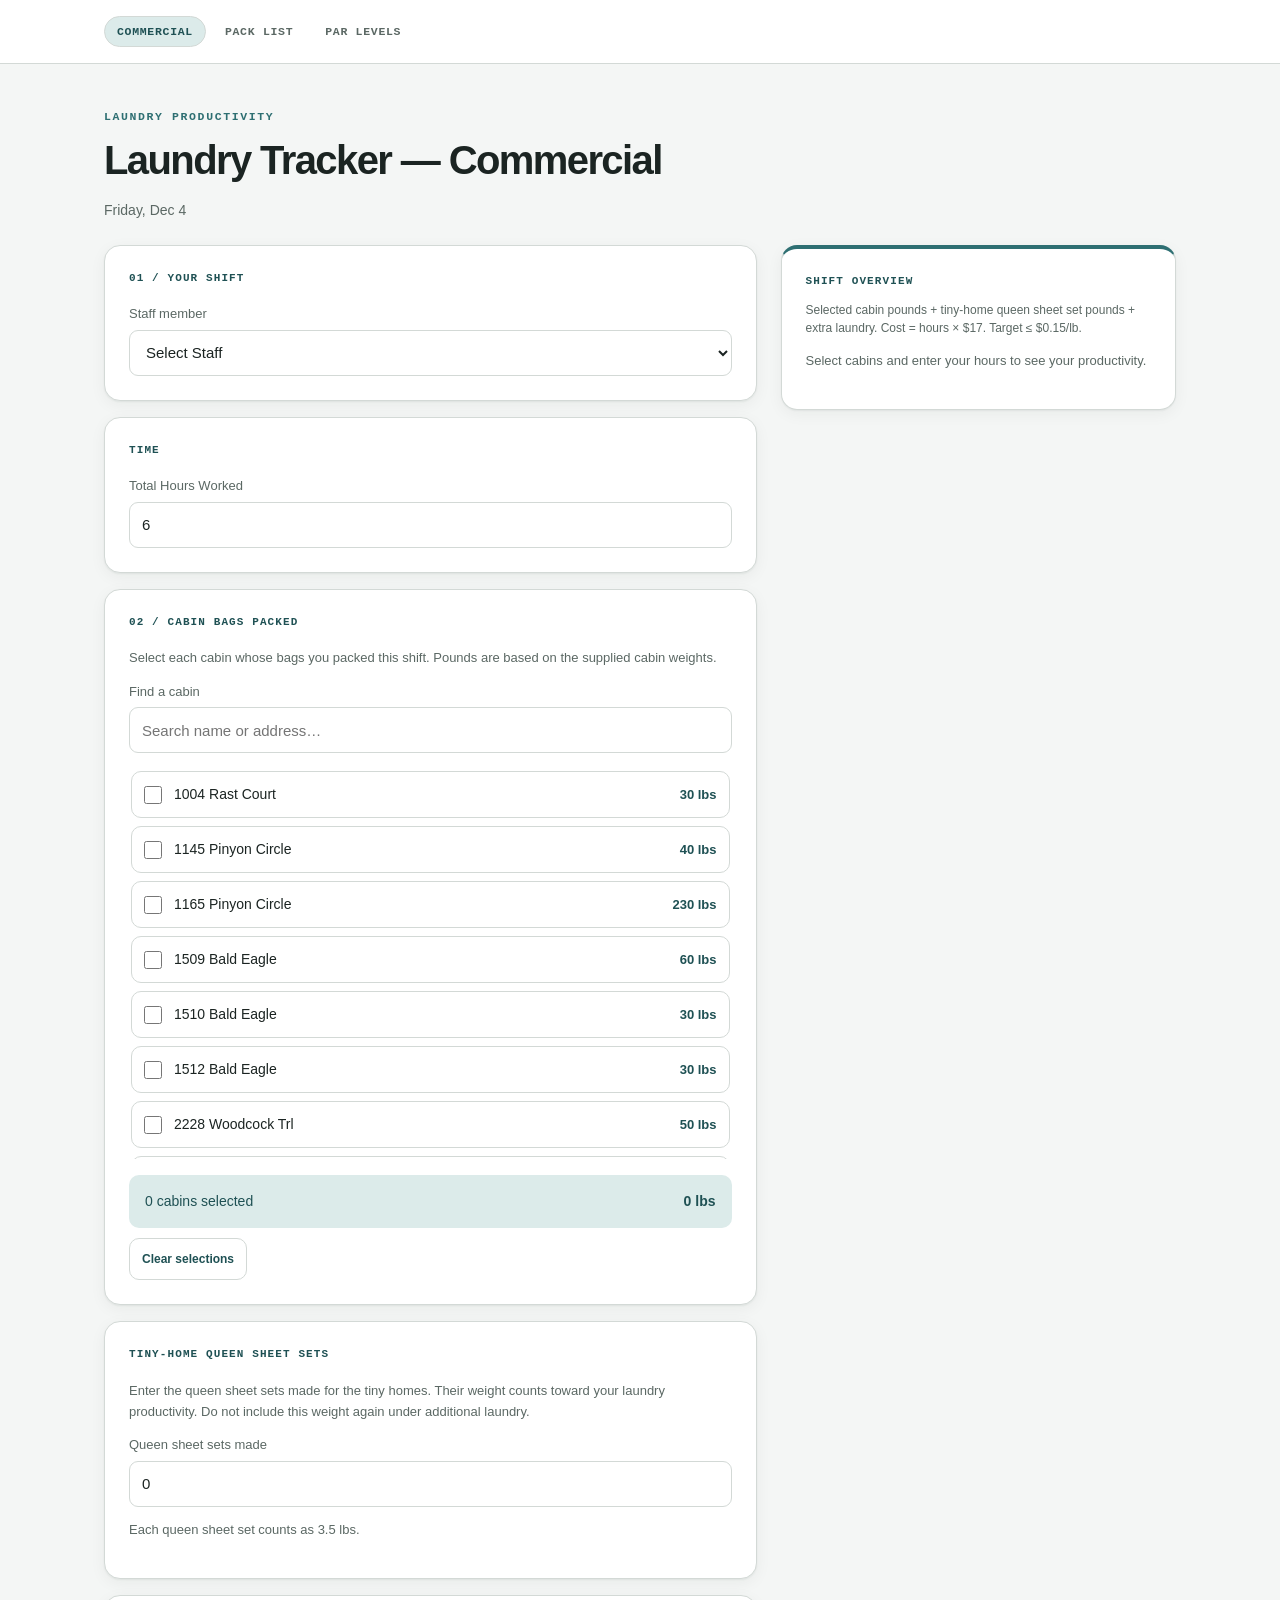
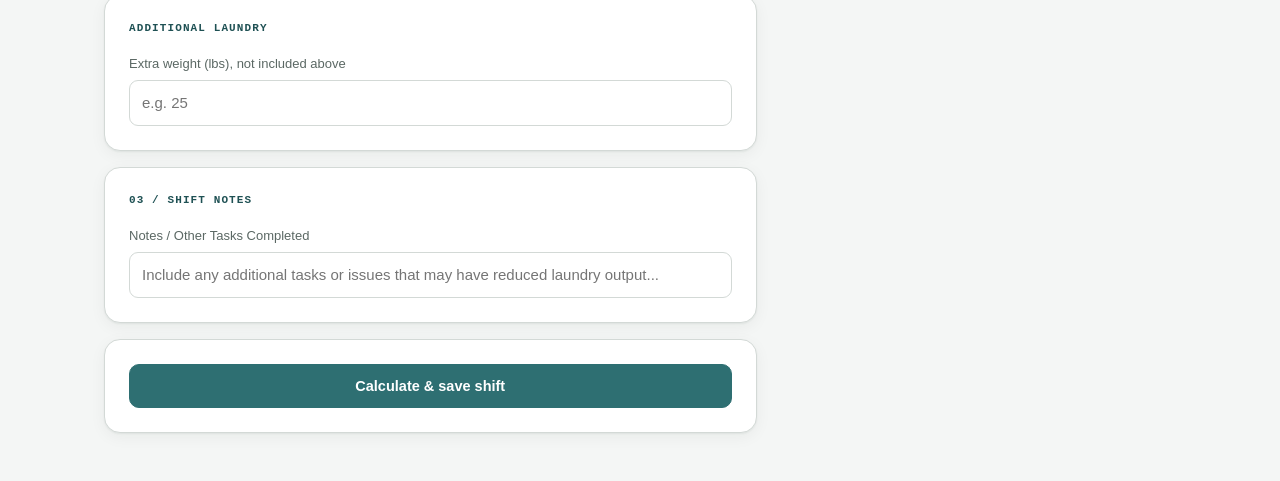
<file: index.html>
<!doctype html>
<html lang="en">
<head>
<meta charset="UTF-8">
<title>Laundry Productivity Tracker — Commercial</title>
<meta name="viewport" content="width=device-width, initial-scale=1.0" />
<style>
  :root {
    --bg: #f4f6f5;
    --surface: #ffffff;
    --surface-2: #e9edeb;
    --surface-3: #dde3e0;
    --border: #d3d9d6;
    --text: #1b2422;
    --text-muted: #5b6864;
    --accent: #2e6f72;
    --accent-strong: #1f5154;
    --accent-wash: #dcebea;
    --good: #3e7d4c;
    --good-bg: #e3f3e6;
    --warn: #b8622a;
    --warn-bg: #fbe8e0;
    --shadow: 0 1px 2px rgba(20, 30, 28, 0.06), 0 4px 16px rgba(20, 30, 28, 0.05);
  }

  @media (prefers-color-scheme: dark) {
    :root {
      --bg: #12181a;
      --surface: #1a2124;
      --surface-2: #212a2d;
      --surface-3: #293336;
      --border: #313c3f;
      --text: #e7eded;
      --text-muted: #93a29e;
      --accent: #5fb8b8;
      --accent-strong: #7fcfcc;
      --accent-wash: #1e3436;
      --good: #6fcb84;
      --good-bg: #1c2b20;
      --warn: #e1934f;
      --warn-bg: #332318;
      --shadow: 0 1px 2px rgba(0, 0, 0, 0.3), 0 8px 24px rgba(0, 0, 0, 0.35);
    }
  }
  :root[data-theme="dark"] {
    --bg: #12181a; --surface: #1a2124; --surface-2: #212a2d; --surface-3: #293336;
    --border: #313c3f; --text: #e7eded; --text-muted: #93a29e;
    --accent: #5fb8b8; --accent-strong: #7fcfcc; --accent-wash: #1e3436;
    --good: #6fcb84; --good-bg: #1c2b20;
    --warn: #e1934f; --warn-bg: #332318;
    --shadow: 0 1px 2px rgba(0, 0, 0, 0.3), 0 8px 24px rgba(0, 0, 0, 0.35);
  }
  :root[data-theme="light"] {
    --bg: #f4f6f5; --surface: #ffffff; --surface-2: #e9edeb; --surface-3: #dde3e0;
    --border: #d3d9d6; --text: #1b2422; --text-muted: #5b6864;
    --accent: #2e6f72; --accent-strong: #1f5154; --accent-wash: #dcebea;
    --good: #3e7d4c; --good-bg: #e3f3e6;
    --warn: #b8622a; --warn-bg: #fbe8e0;
    --shadow: 0 1px 2px rgba(20, 30, 28, 0.06), 0 4px 16px rgba(20, 30, 28, 0.05);
  }

  * { box-sizing: border-box; }

  body {
    margin: 0;
    background: var(--bg);
    color: var(--text);
    font-family: -apple-system, BlinkMacSystemFont, "Segoe UI", Roboto, Helvetica, Arial, sans-serif;
    font-size: 15px;
    line-height: 1.5;
  }

  .mono {
    font-family: ui-monospace, "SF Mono", "Cascadia Code", "Roboto Mono", Menlo, Consolas, monospace;
  }
  .tabnum { font-variant-numeric: tabular-nums; }

  nav.topnav {
    background: var(--surface);
    border-bottom: 1px solid var(--border);
  }
  .topnav-inner {
    max-width: 640px;
    margin: 0 auto;
    padding: 10px 24px;
    display: flex;
    gap: 6px;
    flex-wrap: wrap;
  }
  .topnav-link {
    font-family: ui-monospace, "SF Mono", "Cascadia Code", "Roboto Mono", Menlo, Consolas, monospace;
    font-size: 11.5px;
    letter-spacing: 0.06em;
    text-transform: uppercase;
    font-weight: 600;
    color: var(--text-muted);
    text-decoration: none;
    padding: 6px 12px;
    border-radius: 999px;
    border: 1px solid transparent;
  }
  .topnav-link:hover { color: var(--accent-strong); }
  .topnav-link:focus-visible { outline: 2px solid var(--accent); outline-offset: 1px; }
  .topnav-link.active {
    color: var(--accent-strong);
    background: var(--accent-wash);
    border-color: var(--border);
  }

  header.page {
    padding: 28px 24px 20px;
    max-width: 640px;
    margin: 0 auto;
  }
  .eyebrow {
    font-family: ui-monospace, "SF Mono", "Cascadia Code", "Roboto Mono", Menlo, Consolas, monospace;
    font-size: 11.5px;
    letter-spacing: 0.14em;
    text-transform: uppercase;
    color: var(--accent);
    font-weight: 600;
  }
  h1 {
    font-family: ui-monospace, "SF Mono", "Cascadia Code", "Roboto Mono", Menlo, Consolas, monospace;
    font-weight: 600;
    font-size: 26px;
    letter-spacing: -0.01em;
    margin: 4px 0 6px;
    text-wrap: balance;
  }
  .subhead {
    color: var(--text-muted);
    font-size: 14px;
    max-width: 60ch;
  }

  .layout {
    max-width: 640px;
    margin: 0 auto;
    padding: 0 24px 48px;
    display: flex;
    flex-direction: column;
    gap: 16px;
  }

  .card {
    background: var(--surface);
    border: 1px solid var(--border);
    border-radius: 10px;
    box-shadow: var(--shadow);
    padding: 18px 20px 20px;
  }
  .card h3 {
    font-family: ui-monospace, "SF Mono", "Cascadia Code", "Roboto Mono", Menlo, Consolas, monospace;
    font-size: 11px;
    letter-spacing: 0.08em;
    text-transform: uppercase;
    color: var(--text-muted);
    font-weight: 600;
    margin: 0 0 14px;
  }

  .grid {
    display: grid;
    grid-template-columns: 1fr 1fr;
    gap: 14px;
  }
  @media (max-width: 480px) {
    .grid { grid-template-columns: 1fr; }
  }
  .grid > * { min-width: 0; }

  .input-group {
    display: flex;
    flex-direction: column;
  }
  .label {
    font-size: 12.5px;
    color: var(--text-muted);
    margin-bottom: 6px;
  }

  input, select {
    padding: 10px 12px;
    border-radius: 7px;
    border: 1px solid var(--border);
    background: var(--surface-2);
    color: var(--text);
    font-size: 15px;
    width: 100%;
    font-family: inherit;
  }
  input:focus-visible, select:focus-visible {
    outline: 2px solid var(--accent);
    outline-offset: 1px;
  }

  button {
    width: 100%;
    padding: 13px;
    border-radius: 7px;
    border: 1px solid var(--accent);
    background: var(--accent);
    color: #fff;
    font-size: 14.5px;
    font-weight: 600;
    cursor: pointer;
    font-family: inherit;
  }
  button:hover { background: var(--accent-strong); border-color: var(--accent-strong); }
  button:focus-visible { outline: 2px solid var(--accent); outline-offset: 2px; }

  .results {
    display: none;
    grid-template-columns: 1fr 1fr;
    gap: 12px;
  }

  .metric {
    background: var(--surface-2);
    border: 1px solid var(--border);
    border-radius: 10px;
    padding: 14px;
    text-align: center;
  }
  .value {
    font-family: ui-monospace, "SF Mono", "Cascadia Code", "Roboto Mono", Menlo, Consolas, monospace;
    font-size: 20px;
    font-weight: 600;
    font-variant-numeric: tabular-nums;
    color: var(--accent-strong);
  }
  .metric-label {
    font-family: ui-monospace, "SF Mono", "Cascadia Code", "Roboto Mono", Menlo, Consolas, monospace;
    font-size: 10.5px;
    letter-spacing: 0.08em;
    text-transform: uppercase;
    color: var(--text-muted);
    margin-top: 6px;
  }

  .status {
    grid-column: span 2;
    padding: 14px;
    border-radius: 10px;
    font-weight: 600;
    font-size: 14.5px;
    text-align: center;
  }
  @media (max-width: 480px) {
    .status { grid-column: span 1; }
  }
  .good { background: var(--good-bg); color: var(--good); }
  .bad { background: var(--warn-bg); color: var(--warn); }

  .calc-note {
    font-size: 12px;
    color: var(--text-muted);
    margin: -6px 0 14px;
    line-height: 1.5;
  }

  @media (prefers-reduced-motion: no-preference) {
    input, select, button { transition: background-color 0.12s ease, border-color 0.12s ease; }
  }
</style>
<link rel="stylesheet" href="tracker.css">
</head>

<body>

<nav class="topnav">
  <div class="topnav-inner">
    <a class="topnav-link active" href="index.html">Commercial</a>
    <a class="topnav-link" href="packlist.html">Pack List</a>
    <a class="topnav-link" href="parlevels.html">Par Levels</a>
  </div>
</nav>

<header class="page">
  <div class="eyebrow">Laundry Productivity</div>
  <h1>Laundry Tracker — Commercial</h1>
  <p class="subhead" id="todayDate"></p>
</header>

<div class="layout">
  <form id="form">
    <div class="card">
      <h3>01 / Your shift</h3>
      <label class="label" for="staff">Staff member</label>
      <select id="staff" required>
        <option value="">Select Staff</option>
        <option value="Shayla England">Shayla England</option>
        <option value="Mikayla Ellison">Mikayla Ellison</option>
        <option value="Autumn Stupplebeen">Autumn Stupplebeen</option>
      </select>
    </div>

    <div class="card" style="margin-top:16px;">
      <h3>Time</h3>
      <div class="input-group">
        <label class="label" for="hoursWorked">Total Hours Worked</label>
          <input type="number" id="hoursWorked" min="0.1" step="0.1" value="6" placeholder="e.g. 6" required>
      </div>
    </div>

    <div class="card" style="margin-top:16px;">
      <h3>02 / Cabin bags packed</h3>
      <section id="cabinSection" aria-label="Cabin selection">
        <p class="helper">Select each cabin whose bags you packed this shift. Pounds are based on the supplied cabin weights.</p>
        <label class="label" for="cabinSearch">Find a cabin</label>
        <input id="cabinSearch" type="search" placeholder="Search name or address…">
        <div id="cabinList" class="cabin-list"></div>
        <p id="noCabins" class="helper" hidden>No cabins match your search.</p>
        <div class="selection-summary"><span id="cabinCount">0 cabins selected</span><strong id="cabinPounds">0 lbs</strong></div>
        <button type="button" class="secondary" id="clearCabins">Clear selections</button>
      </section>
    </div>

    <div class="card" style="margin-top:16px;">
      <h3>Tiny-home queen sheet sets</h3>
      <p class="helper">Enter the queen sheet sets made for the tiny homes. Their weight counts toward your laundry productivity. Do not include this weight again under additional laundry.</p>
      <div class="input-group">
        <label class="label" for="queenSheetSets">Queen sheet sets made</label>
        <input id="queenSheetSets" type="number" min="0" step="1" value="0">
      </div>
      <p class="helper">Each queen sheet set counts as 3.5 lbs.</p>
    </div>

    <div class="card" style="margin-top:16px;">
      <h3>Additional laundry</h3>
      <div class="input-group">
        <label class="label" for="specialLbs">Extra weight (lbs), not included above</label>
        <input id="specialLbs" type="number" min="0" step="0.1" placeholder="e.g. 25">
      </div>
    </div>

    <div class="card" style="margin-top:16px;">
      <h3>03 / Shift notes</h3>
      <div class="input-group">
        <label class="label" for="notes">Notes / Other Tasks Completed</label>
          <input id="notes" type="text" placeholder="Include any additional tasks or issues that may have reduced laundry output...">
      </div>
    </div>

    <div class="card" style="margin-top:16px;">
      <button type="submit" id="submitButton">Calculate &amp; save shift</button>
      <p id="saveStatus" class="helper" role="status"></p>
    </div>
  </form>

  <div class="card performance">
    <h3>Shift overview</h3>
    <div class="calc-note">Selected cabin pounds + tiny-home queen sheet set pounds + extra laundry. Cost = hours &times; $17. Target &le; $0.15/lb.</div>
    <p class="helper" id="emptyResults">Select cabins and enter your hours to see your productivity.</p>
    <div class="results" id="results" aria-live="polite"></div>
  </div>
</div>

<script src="cabins.js"></script>
<script>
(function () {
  "use strict";

  var RATE = 17;
  var TARGET = 0.15;

  var now = new Date();
  document.getElementById("todayDate").textContent = now.toLocaleDateString(undefined, {
    weekday: "long", month: "short", day: "numeric"
  });

  document.getElementById("form").addEventListener("submit", async function (e) {
    e.preventDefault();

    var selectedCabins = getSelectedCabins();
    var cabinWeight = selectedCabins.reduce(function (sum, cabin) { return sum + cabin.pounds; }, 0);
    var queenSheetSets = Number(document.getElementById("queenSheetSets").value || 0);
    var queenSheetSetLbs = 3.5;
    if (!Number.isInteger(queenSheetSets) || queenSheetSets < 0) {
      document.getElementById("saveStatus").textContent = "Enter a whole number of queen sheet sets, zero or greater.";
      return;
    }
    var queenSheetWeight = queenSheetSets > 0 ? queenSheetSets * queenSheetSetLbs : 0;
    var totalWeight = cabinWeight + queenSheetWeight;

    var specialLbs = Number(document.getElementById("specialLbs").value || 0);
    totalWeight += specialLbs;

    var hours = Number(document.getElementById("hoursWorked").value) || 0;
    if (totalWeight <= 0 || hours <= 0 || !Number.isFinite(totalWeight) || !Number.isFinite(hours)) {
      document.getElementById("saveStatus").textContent = "Enter positive hours and select cabins, enter queen sheet sets, or add extra weight.";
      return;
    }
    document.getElementById("emptyResults").hidden = true;
    var cost = hours * RATE;
    var costPerLb = totalWeight > 0 ? cost / totalWeight : 0;
    var lbsPerHour = hours > 0 ? totalWeight / hours : 0;
    var isOnTarget = costPerLb <= TARGET && totalWeight > 0;

    var resultsDiv = document.getElementById("results");
    resultsDiv.style.display = "grid";

    resultsDiv.innerHTML =
      '<div class="metric"><div class="value tabnum">' + totalWeight.toFixed(1) + '</div><div class="metric-label">Total lbs</div></div>' +
      '<div class="metric"><div class="value tabnum">' + hours.toFixed(2) + '</div><div class="metric-label">Hours</div></div>' +
      '<div class="metric"><div class="value tabnum">$' + cost.toFixed(2) + '</div><div class="metric-label">Cost</div></div>' +
      '<div class="metric"><div class="value tabnum">$' + costPerLb.toFixed(2) + '</div><div class="metric-label">Cost / lb</div></div>' +
      '<div class="metric"><div class="value tabnum">' + lbsPerHour.toFixed(1) + '</div><div class="metric-label">lbs / hr</div></div>' +
      '<div class="status ' + (isOnTarget ? "good" : "bad") + '">' +
        (isOnTarget ? "ON TARGET ✅" : "OFF TARGET ❌") +
      '</div>';

    // Submissions before 9am count toward the prior day's log.
    var due = new Date();
    if (due.getHours() < 9) due.setDate(due.getDate() - 1);
    var dueDate = due.getFullYear() + "-" +
      String(due.getMonth() + 1).padStart(2, "0") + "-" +
      String(due.getDate()).padStart(2, "0");

    var dateObj = new Date(due.getFullYear(), due.getMonth(), due.getDate());
    var year = dateObj.getFullYear();
    var firstJan = new Date(year, 0, 1);
    var days = Math.floor((Date.UTC(year, due.getMonth(), due.getDate()) - Date.UTC(year, 0, 1)) / 86400000);
    var week = Math.ceil((days + firstJan.getDay() + 1) / 7);

    var saveStatus = document.getElementById("saveStatus");
    var submitButton = document.getElementById("submitButton");
    submitButton.disabled = true;
    saveStatus.textContent = "Saving shift…";
    try {
    var response = await fetch("https://hooks.zapier.com/hooks/catch/15804429/4yw9dy5/", {
      method: "POST",
      body: JSON.stringify({
        "Day of the Week": dateObj.toLocaleDateString("en-US", { weekday: "long" }),
        "Year & Weeknum": year + "" + week,
        "Due Date": dueDate,
        "Attendant Name": document.getElementById("staff").value,
        "Hours Worked": hours,
        "Additional Laundry (lbs)": specialLbs,
        "Tiny Home Queen Sheet Sets": queenSheetSets,
        "Tiny Home Queen Sheet Sets (lbs)": queenSheetWeight,
        "Properties Packed": selectedCabins.map(function (cabin) { return cabin.name; }).join(", "),
        "Cost per Pound": costPerLb,
        "Notes": document.getElementById("notes").value
      })
    });
    if (!response.ok) throw new Error("Save failed");
    saveStatus.textContent = "Shift saved successfully.";
    } catch (error) {
      saveStatus.textContent = "Your calculation is ready, but the shift could not be saved. Please try again.";
    } finally {
      submitButton.disabled = false;
    }
  });
})();
</script>
</body>
</html>
</file>
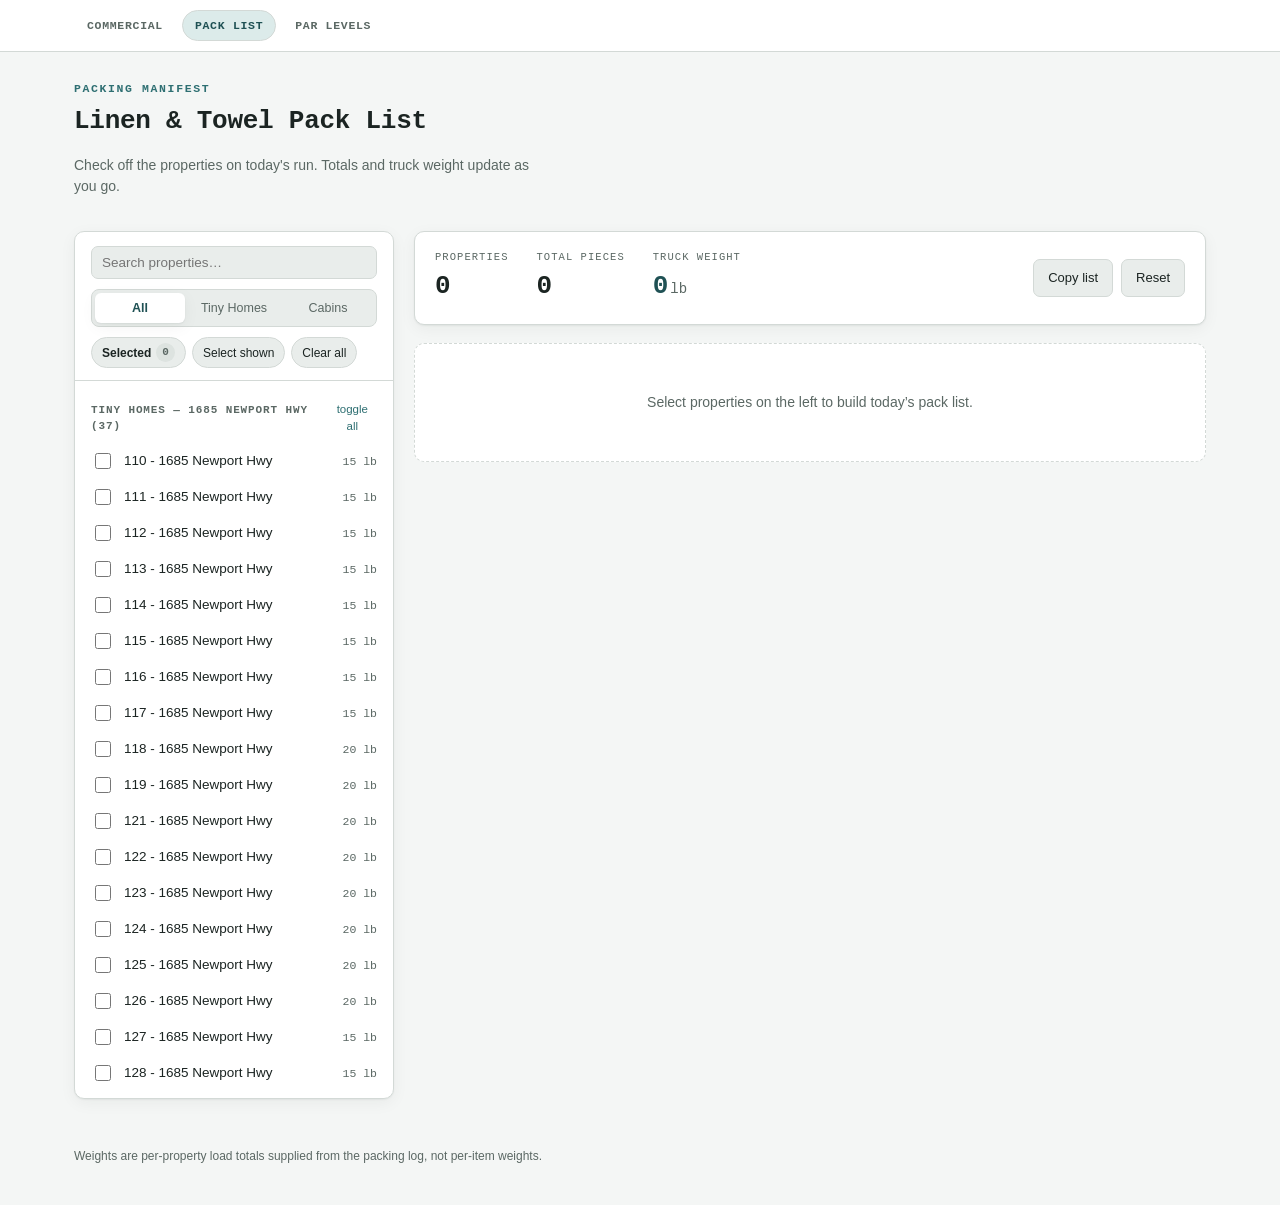
<file: packlist.html>
<!DOCTYPE html>
<html lang="en">
<head>
<meta charset="UTF-8">
<meta name="viewport" content="width=device-width, initial-scale=1">
<title>Pack List Builder</title>
<style>
  :root {
    --bg: #f4f6f5;
    --surface: #ffffff;
    --surface-2: #e9edeb;
    --surface-3: #dde3e0;
    --border: #d3d9d6;
    --text: #1b2422;
    --text-muted: #5b6864;
    --accent: #2e6f72;
    --accent-strong: #1f5154;
    --accent-wash: #dcebea;
    --good: #3e7d4c;
    --warn: #b8622a;
    --shadow: 0 1px 2px rgba(20, 30, 28, 0.06), 0 4px 16px rgba(20, 30, 28, 0.05);
  }

  @media (prefers-color-scheme: dark) {
    :root {
      --bg: #12181a;
      --surface: #1a2124;
      --surface-2: #212a2d;
      --surface-3: #293336;
      --border: #313c3f;
      --text: #e7eded;
      --text-muted: #93a29e;
      --accent: #5fb8b8;
      --accent-strong: #7fcfcc;
      --accent-wash: #1e3436;
      --good: #6fcb84;
      --warn: #e1934f;
      --shadow: 0 1px 2px rgba(0, 0, 0, 0.3), 0 8px 24px rgba(0, 0, 0, 0.35);
    }
  }
  :root[data-theme="dark"] {
    --bg: #12181a; --surface: #1a2124; --surface-2: #212a2d; --surface-3: #293336;
    --border: #313c3f; --text: #e7eded; --text-muted: #93a29e;
    --accent: #5fb8b8; --accent-strong: #7fcfcc; --accent-wash: #1e3436;
    --good: #6fcb84; --warn: #e1934f;
    --shadow: 0 1px 2px rgba(0, 0, 0, 0.3), 0 8px 24px rgba(0, 0, 0, 0.35);
  }
  :root[data-theme="light"] {
    --bg: #f4f6f5; --surface: #ffffff; --surface-2: #e9edeb; --surface-3: #dde3e0;
    --border: #d3d9d6; --text: #1b2422; --text-muted: #5b6864;
    --accent: #2e6f72; --accent-strong: #1f5154; --accent-wash: #dcebea;
    --good: #3e7d4c; --warn: #b8622a;
    --shadow: 0 1px 2px rgba(20, 30, 28, 0.06), 0 4px 16px rgba(20, 30, 28, 0.05);
  }

  * { box-sizing: border-box; }

  body {
    margin: 0;
    background: var(--bg);
    color: var(--text);
    font-family: -apple-system, BlinkMacSystemFont, "Segoe UI", Roboto, Helvetica, Arial, sans-serif;
    font-size: 15px;
    line-height: 1.5;
  }

  .mono {
    font-family: ui-monospace, "SF Mono", "Cascadia Code", "Roboto Mono", Menlo, Consolas, monospace;
  }

  .tabnum { font-variant-numeric: tabular-nums; }

  a, button { font: inherit; color: inherit; }

  /* ---------- Top nav ---------- */
  nav.topnav {
    background: var(--surface);
    border-bottom: 1px solid var(--border);
  }
  .topnav-inner {
    max-width: 1180px;
    margin: 0 auto;
    padding: 10px 24px;
    display: flex;
    gap: 6px;
    flex-wrap: wrap;
  }
  .topnav-link {
    font-family: ui-monospace, "SF Mono", "Cascadia Code", "Roboto Mono", Menlo, Consolas, monospace;
    font-size: 11.5px;
    letter-spacing: 0.06em;
    text-transform: uppercase;
    font-weight: 600;
    color: var(--text-muted);
    text-decoration: none;
    padding: 6px 12px;
    border-radius: 999px;
    border: 1px solid transparent;
  }
  .topnav-link:hover { color: var(--accent-strong); }
  .topnav-link:focus-visible { outline: 2px solid var(--accent); outline-offset: 1px; }
  .topnav-link.active {
    color: var(--accent-strong);
    background: var(--accent-wash);
    border-color: var(--border);
  }

  /* ---------- Header ---------- */
  header.page {
    padding: 28px 24px 20px;
    max-width: 1180px;
    margin: 0 auto;
  }
  .eyebrow {
    font-family: ui-monospace, "SF Mono", "Cascadia Code", "Roboto Mono", Menlo, Consolas, monospace;
    font-size: 11.5px;
    letter-spacing: 0.14em;
    text-transform: uppercase;
    color: var(--accent);
    font-weight: 600;
  }
  h1 {
    font-family: ui-monospace, "SF Mono", "Cascadia Code", "Roboto Mono", Menlo, Consolas, monospace;
    font-weight: 600;
    font-size: 26px;
    letter-spacing: -0.01em;
    margin: 4px 0 6px;
    text-wrap: balance;
  }
  .subhead {
    color: var(--text-muted);
    font-size: 14px;
    max-width: 60ch;
  }

  /* ---------- Layout ---------- */
  .layout {
    max-width: 1180px;
    margin: 0 auto;
    padding: 0 24px 48px;
    display: grid;
    grid-template-columns: 320px 1fr;
    gap: 20px;
    align-items: start;
  }
  @media (max-width: 860px) {
    .layout { grid-template-columns: 1fr; }
  }

  /* ---------- Sidebar ---------- */
  .sidebar {
    background: var(--surface);
    border: 1px solid var(--border);
    border-radius: 10px;
    box-shadow: var(--shadow);
    overflow: hidden;
    position: sticky;
    top: 16px;
    max-height: calc(100vh - 32px);
    display: flex;
    flex-direction: column;
  }
  @media (max-width: 860px) {
    .sidebar { position: static; max-height: none; }
    .prop-scroll { max-height: 46vh; }
  }

  .sidebar-controls {
    padding: 14px 16px 12px;
    border-bottom: 1px solid var(--border);
    display: flex;
    flex-direction: column;
    gap: 10px;
  }

  input[type="search"] {
    width: 100%;
    padding: 8px 10px;
    border-radius: 7px;
    border: 1px solid var(--border);
    background: var(--surface-2);
    color: var(--text);
    font-size: 13.5px;
  }
  input[type="search"]:focus-visible {
    outline: 2px solid var(--accent);
    outline-offset: 1px;
  }

  .quick-actions {
    display: flex;
    flex-wrap: wrap;
    gap: 6px;
  }
  .chip-btn {
    border: 1px solid var(--border);
    background: var(--surface-2);
    padding: 5px 10px;
    border-radius: 999px;
    font-size: 12px;
    cursor: pointer;
  }
  .chip-btn:hover { border-color: var(--accent); color: var(--accent-strong); }
  .chip-btn:focus-visible { outline: 2px solid var(--accent); outline-offset: 1px; }
  .chip-btn.selected-toggle {
    display: inline-flex;
    align-items: center;
    gap: 5px;
    font-weight: 600;
  }
  .chip-btn.selected-toggle .count-badge {
    background: var(--surface-3);
    color: var(--text-muted);
    border-radius: 999px;
    padding: 1px 6px;
    font-size: 11px;
    font-family: ui-monospace, "SF Mono", "Cascadia Code", "Roboto Mono", Menlo, Consolas, monospace;
  }
  .chip-btn.selected-toggle.active {
    background: var(--accent);
    border-color: var(--accent);
    color: #fff;
  }
  .chip-btn.selected-toggle.active .count-badge {
    background: rgba(255, 255, 255, 0.25);
    color: #fff;
  }
  @media (max-width: 860px) {
    .chip-btn { padding: 8px 13px; font-size: 13px; }
  }

  .filter-tabs {
    display: flex;
    gap: 4px;
    background: var(--surface-2);
    border: 1px solid var(--border);
    border-radius: 8px;
    padding: 3px;
  }
  .filter-tab {
    flex: 1;
    border: none;
    background: transparent;
    padding: 6px 8px;
    border-radius: 6px;
    font-size: 12.5px;
    cursor: pointer;
    color: var(--text-muted);
  }
  .filter-tab:hover { color: var(--text); }
  .filter-tab:focus-visible { outline: 2px solid var(--accent); outline-offset: 1px; }
  .filter-tab.active {
    background: var(--surface);
    color: var(--accent-strong);
    font-weight: 600;
    box-shadow: var(--shadow);
  }

  .prop-scroll {
    overflow-y: auto;
    padding: 6px 0 14px;
  }

  .group-head {
    display: flex;
    align-items: baseline;
    justify-content: space-between;
    gap: 8px;
    padding: 12px 16px 6px;
  }
  .group-title {
    font-family: ui-monospace, "SF Mono", "Cascadia Code", "Roboto Mono", Menlo, Consolas, monospace;
    font-size: 11px;
    letter-spacing: 0.08em;
    text-transform: uppercase;
    color: var(--text-muted);
    font-weight: 600;
  }
  .group-toggle {
    background: none;
    border: none;
    color: var(--accent);
    font-size: 11.5px;
    cursor: pointer;
    padding: 2px 4px;
  }
  .group-toggle:hover { text-decoration: underline; }
  .group-toggle:focus-visible { outline: 2px solid var(--accent); outline-offset: 1px; }

  .prop-row {
    display: flex;
    align-items: center;
    gap: 10px;
    padding: 7px 16px;
    cursor: pointer;
  }
  .prop-row:hover { background: var(--surface-2); }
  .prop-row input[type="checkbox"] {
    width: 16px;
    height: 16px;
    accent-color: var(--accent);
    flex-shrink: 0;
  }
  .prop-row input[type="checkbox"]:focus-visible { outline: 2px solid var(--accent); outline-offset: 2px; }
  .prop-name {
    flex: 1;
    font-size: 13.5px;
    overflow: hidden;
    text-overflow: ellipsis;
    white-space: nowrap;
  }
  .prop-weight {
    font-family: ui-monospace, "SF Mono", "Cascadia Code", "Roboto Mono", Menlo, Consolas, monospace;
    font-size: 11.5px;
    color: var(--text-muted);
    flex-shrink: 0;
  }
  .prop-row.checked { background: var(--accent-wash); }
  .prop-row.checked .prop-name { color: var(--accent-strong); font-weight: 600; }
  @media (max-width: 860px) {
    .prop-row { padding: 11px 16px; gap: 12px; }
    .prop-row input[type="checkbox"] { width: 20px; height: 20px; }
    .prop-name { font-size: 14.5px; white-space: normal; }
    .filter-tab { padding: 9px 8px; font-size: 13px; }
    input[type="search"] { padding: 10px 12px; font-size: 15px; }
  }

  .no-results {
    padding: 20px 16px;
    color: var(--text-muted);
    font-size: 13px;
  }

  /* ---------- Main ---------- */
  main { display: flex; flex-direction: column; gap: 18px; min-width: 0; }

  .summary {
    background: var(--surface);
    border: 1px solid var(--border);
    border-radius: 10px;
    box-shadow: var(--shadow);
    padding: 18px 20px;
    display: flex;
    align-items: center;
    gap: 28px;
    flex-wrap: wrap;
  }
  .stat { display: flex; flex-direction: column; gap: 2px; }
  .stat-label {
    font-family: ui-monospace, "SF Mono", "Cascadia Code", "Roboto Mono", Menlo, Consolas, monospace;
    font-size: 10.5px;
    letter-spacing: 0.1em;
    text-transform: uppercase;
    color: var(--text-muted);
  }
  .stat-value {
    font-family: ui-monospace, "SF Mono", "Cascadia Code", "Roboto Mono", Menlo, Consolas, monospace;
    font-size: 26px;
    font-weight: 600;
    font-variant-numeric: tabular-nums;
  }
  .stat-value.weight { color: var(--accent-strong); }
  .stat small { font-size: 14px; color: var(--text-muted); font-weight: 500; margin-left: 2px; }

  .summary-actions {
    margin-left: auto;
    display: flex;
    gap: 8px;
  }
  .btn {
    border-radius: 7px;
    padding: 8px 14px;
    font-size: 13px;
    cursor: pointer;
    border: 1px solid var(--border);
    background: var(--surface-2);
  }
  .btn:hover { border-color: var(--accent); }
  .btn:focus-visible { outline: 2px solid var(--accent); outline-offset: 1px; }
  .btn.primary {
    background: var(--accent);
    border-color: var(--accent);
    color: #fff;
    font-weight: 600;
  }
  .btn.primary:hover { background: var(--accent-strong); border-color: var(--accent-strong); }
  @media (max-width: 860px) {
    .summary { padding: 14px 16px; gap: 16px 24px; }
    .summary-actions { margin-left: 0; width: 100%; }
    .summary-actions .btn { flex: 1; padding: 10px 14px; }
  }

  .empty-state {
    background: var(--surface);
    border: 1px dashed var(--border);
    border-radius: 10px;
    padding: 48px 20px;
    text-align: center;
    color: var(--text-muted);
    font-size: 14px;
  }

  .table-card {
    background: var(--surface);
    border: 1px solid var(--border);
    border-radius: 10px;
    box-shadow: var(--shadow);
    overflow: hidden;
  }
  .table-card h2 {
    font-family: ui-monospace, "SF Mono", "Cascadia Code", "Roboto Mono", Menlo, Consolas, monospace;
    font-size: 12px;
    letter-spacing: 0.08em;
    text-transform: uppercase;
    color: var(--text-muted);
    font-weight: 600;
    margin: 0;
    padding: 14px 18px 10px;
    border-bottom: 1px solid var(--border);
    background: var(--surface-2);
  }
  .table-scroll { overflow-x: auto; }
  table {
    border-collapse: collapse;
    width: 100%;
    table-layout: fixed;
  }
  th, td {
    padding: 8px 18px;
    text-align: right;
    font-size: 13.5px;
    white-space: nowrap;
  }
  th:first-child, td:first-child { white-space: normal; word-break: break-word; }
  th:last-child, td:last-child { width: 84px; }
  @media (max-width: 420px) {
    th, td { padding: 7px 10px; font-size: 13px; }
    th:last-child, td:last-child { width: 64px; }
  }
  th:first-child, td:first-child { text-align: left; }
  thead th {
    font-weight: 600;
    color: var(--text-muted);
    font-size: 11.5px;
    border-bottom: 1px solid var(--border);
  }
  tbody tr:not(:last-child) td { border-bottom: 1px solid var(--surface-2); }
  tbody tr:hover td { background: var(--surface-2); }
  td.qty {
    font-family: ui-monospace, "SF Mono", "Cascadia Code", "Roboto Mono", Menlo, Consolas, monospace;
    font-variant-numeric: tabular-nums;
  }
  td.qty.zero { color: var(--text-muted); opacity: 0.5; }
  tfoot td {
    font-weight: 700;
    border-top: 1px solid var(--border);
    background: var(--surface-2);
    font-family: ui-monospace, "SF Mono", "Cascadia Code", "Roboto Mono", Menlo, Consolas, monospace;
  }

  footer.page {
    max-width: 1180px;
    margin: 0 auto;
    padding: 0 24px 40px;
    color: var(--text-muted);
    font-size: 12px;
  }

  @media (prefers-reduced-motion: no-preference) {
    .prop-row, .btn, .chip-btn { transition: background-color 0.12s ease, border-color 0.12s ease; }
  }
</style>
</head>
<body>

<nav class="topnav">
  <div class="topnav-inner">
    <a class="topnav-link" href="index.html">Commercial</a>
    <a class="topnav-link active" href="packlist.html">Pack List</a>
    <a class="topnav-link" href="parlevels.html">Par Levels</a>
  </div>
</nav>

<header class="page">
  <div class="eyebrow">Packing Manifest</div>
  <h1>Linen &amp; Towel Pack List</h1>
  <p class="subhead">Check off the properties on today's run. Totals and truck weight update as you go.</p>
</header>

<div class="layout">
  <aside class="sidebar">
    <div class="sidebar-controls">
      <input type="search" id="search" placeholder="Search properties…" autocomplete="off">
      <div class="filter-tabs" role="tablist" aria-label="Filter by property type">
        <button class="filter-tab active" type="button" data-filter="all">All</button>
        <button class="filter-tab" type="button" data-filter="tinyhomes">Tiny Homes</button>
        <button class="filter-tab" type="button" data-filter="cabins">Cabins</button>
      </div>
      <div class="quick-actions">
        <button class="chip-btn selected-toggle" id="selectedToggleBtn" type="button" aria-pressed="false">
          Selected <span class="count-badge tabnum" id="selectedCount">0</span>
        </button>
        <button class="chip-btn" data-action="select-shown">Select shown</button>
        <button class="chip-btn" data-action="clear-all">Clear all</button>
      </div>
    </div>
    <div class="prop-scroll" id="propList"></div>
  </aside>

  <main>
    <div class="summary" id="summary">
      <div class="stat">
        <div class="stat-label">Properties</div>
        <div class="stat-value tabnum" id="statCount">0</div>
      </div>
      <div class="stat">
        <div class="stat-label">Total pieces</div>
        <div class="stat-value tabnum" id="statPieces">0</div>
      </div>
      <div class="stat">
        <div class="stat-label">Truck weight</div>
        <div class="stat-value weight tabnum" id="statWeight">0<small>lb</small></div>
      </div>
      <div class="summary-actions">
        <button class="btn" id="copyBtn">Copy list</button>
        <button class="btn" id="resetBtn">Reset</button>
      </div>
    </div>

    <div id="results"></div>
  </main>
</div>

<footer class="page">
  Weights are per-property load totals supplied from the packing log, not per-item weights.
</footer>

<script>
(function () {
  "use strict";

  // key, label, section
  var COLUMNS = [
    ["kss", "King Sheet Set", "Sheets & Cases"],
    ["qss", "Queen Sheet Set", "Sheets & Cases"],
    ["tss", "Twin Sheet Set", "Sheets & Cases"],
    ["spc", "Standard Pillowcase", "Sheets & Cases"],
    ["bt",  "Bath Towel", "Bath"],
    ["ht",  "Hand Towel", "Bath"],
    ["pt",  "Pool Towel", "Bath"],
    ["wc",  "Wash Cloth", "Bath"],
    ["bm",  "Bath Mat", "Bath"],
    ["kwc", "Kitchen Wash Cloth", "Kitchen"],
    ["kt",  "Kitchen Towel", "Kitchen"],
    ["om",  "Oven Mitt", "Kitchen"],
    ["bwc", "Black Wash Cloth", "Kitchen"]
  ];

  var GROUPS = {
    tinyhomes: "Tiny Homes — 1685 Newport Hwy",
    cabins: "Cabins & Houses"
  };
  var GROUP_ORDER = ["tinyhomes", "cabins"];

  function item(kss, qss, tss, spc, kpc, kfl, kf, qfl, qf, tfl, tf, bt, ht, pt, wc, bm, kwc, kt, om, bwc) {
    return { kss:kss, qss:qss, tss:tss, spc:spc, kpc:kpc, kfl:kfl, kf:kf, qfl:qfl, qf:qf, tfl:tfl, tf:tf,
             bt:bt, ht:ht, pt:pt, wc:wc, bm:bm, kwc:kwc, kt:kt, om:om, bwc:bwc };
  }

  var PROPERTIES = [
    // Newport Hwy — Building 1
    { id:"110", name:"110 - 1685 Newport Hwy", group:"tinyhomes", weight:15, items:item(0,2,0,4,0,0,0,2,2,0,0,4,1,0,4,1,1,1,0,1) },
    { id:"111", name:"111 - 1685 Newport Hwy", group:"tinyhomes", weight:15, items:item(0,2,0,4,0,0,0,2,2,0,0,4,1,0,4,1,1,1,0,1) },
    { id:"112", name:"112 - 1685 Newport Hwy", group:"tinyhomes", weight:15, items:item(0,2,0,4,0,0,0,2,2,0,0,4,1,0,4,1,1,1,0,1) },
    { id:"113", name:"113 - 1685 Newport Hwy", group:"tinyhomes", weight:15, items:item(0,2,0,4,0,0,0,2,2,0,0,4,1,0,4,1,1,1,0,1) },
    { id:"114", name:"114 - 1685 Newport Hwy", group:"tinyhomes", weight:15, items:item(0,2,0,4,0,0,0,2,2,0,0,4,1,0,4,1,1,1,0,1) },
    { id:"115", name:"115 - 1685 Newport Hwy", group:"tinyhomes", weight:15, items:item(0,2,0,4,0,0,0,2,2,0,0,4,1,0,4,1,1,1,0,1) },
    { id:"116", name:"116 - 1685 Newport Hwy", group:"tinyhomes", weight:15, items:item(0,2,0,4,0,0,0,2,2,0,0,4,1,0,4,1,1,1,0,1) },
    { id:"117", name:"117 - 1685 Newport Hwy", group:"tinyhomes", weight:15, items:item(0,2,0,4,0,0,0,2,2,0,0,4,1,0,4,1,1,1,0,1) },
    { id:"118", name:"118 - 1685 Newport Hwy", group:"tinyhomes", weight:20, items:item(0,2,1,6,0,0,0,2,2,1,1,5,1,0,5,1,1,1,0,1) },
    { id:"119", name:"119 - 1685 Newport Hwy", group:"tinyhomes", weight:20, items:item(0,2,1,6,0,0,0,2,2,1,1,5,1,0,5,1,1,1,0,1) },
    { id:"121", name:"121 - 1685 Newport Hwy", group:"tinyhomes", weight:20, items:item(0,2,1,6,0,0,0,2,2,1,1,5,1,0,5,1,1,1,0,1) },
    { id:"122", name:"122 - 1685 Newport Hwy", group:"tinyhomes", weight:20, items:item(0,2,1,6,0,0,0,2,2,1,1,5,1,0,5,1,1,1,0,1) },
    { id:"123", name:"123 - 1685 Newport Hwy", group:"tinyhomes", weight:20, items:item(0,2,1,6,0,0,0,2,2,1,1,5,1,0,5,1,1,1,0,1) },
    { id:"124", name:"124 - 1685 Newport Hwy", group:"tinyhomes", weight:20, items:item(0,3,0,6,0,0,0,3,3,0,0,6,1,0,6,1,1,1,0,1) },
    { id:"125", name:"125 - 1685 Newport Hwy", group:"tinyhomes", weight:20, items:item(0,3,0,6,0,0,0,3,3,0,0,6,1,0,6,1,1,1,0,1) },
    { id:"126", name:"126 - 1685 Newport Hwy", group:"tinyhomes", weight:20, items:item(0,3,0,6,0,0,0,3,3,0,0,6,1,0,6,1,1,1,0,1) },
    { id:"127", name:"127 - 1685 Newport Hwy", group:"tinyhomes", weight:15, items:item(0,2,0,4,0,0,0,2,2,0,0,4,1,0,4,1,1,1,0,1) },
    { id:"128", name:"128 - 1685 Newport Hwy", group:"tinyhomes", weight:15, items:item(0,2,0,4,0,0,0,2,2,0,0,4,1,0,4,1,1,1,0,1) },
    { id:"129", name:"129 - 1685 Newport Hwy", group:"tinyhomes", weight:15, items:item(0,2,0,4,0,0,0,2,2,0,0,4,1,0,4,1,1,1,0,1) },
    { id:"130", name:"130 - 1685 Newport Hwy", group:"tinyhomes", weight:15, items:item(0,2,0,4,0,0,0,2,2,0,0,4,1,0,4,1,1,1,0,1) },
    { id:"131", name:"131 - 1685 Newport Hwy", group:"tinyhomes", weight:15, items:item(0,2,0,4,0,0,0,2,2,0,0,4,1,0,4,1,1,1,0,1) },
    { id:"132", name:"132 - 1685 Newport Hwy", group:"tinyhomes", weight:15, items:item(0,2,0,4,0,0,0,2,2,0,0,4,1,0,4,1,1,1,0,1) },
    { id:"133", name:"133 - 1685 Newport Hwy", group:"tinyhomes", weight:15, items:item(0,2,0,4,0,0,0,2,2,0,0,4,1,0,4,1,1,1,0,1) },
    { id:"134a", name:"134 - 1685 Newport Hwy", group:"tinyhomes", weight:15, items:item(0,2,0,4,0,0,0,2,2,0,0,4,1,0,4,1,1,1,0,1) },
    { id:"135a", name:"135 - 1685 Newport Highway", group:"tinyhomes", weight:15, items:item(0,2,0,4,0,0,0,2,2,0,0,4,1,0,4,1,1,1,0,1) },
    { id:"136", name:"136 - 1685 Newport Hwy", group:"tinyhomes", weight:15, items:item(0,2,0,4,0,0,0,2,2,0,0,4,1,0,4,1,1,1,0,1) },
    // Newport Hwy — Building 2
    { id:"210", name:"210 - 1685 Newport Hwy", group:"tinyhomes", weight:20, items:item(0,0,0,6,0,0,0,3,3,0,0,6,1,0,6,1,1,1,0,1) },
    { id:"211", name:"211 - 1685 Newport Hwy", group:"tinyhomes", weight:20, items:item(0,0,0,4,0,0,0,2,2,0,0,4,1,0,4,1,1,1,0,1) },
    { id:"212", name:"212 - 1685 Newport Hwy", group:"tinyhomes", weight:20, items:item(0,0,0,4,0,0,0,2,2,0,0,4,1,0,4,1,1,1,0,1) },
    { id:"213", name:"213 - 1685 Newport Hwy", group:"tinyhomes", weight:20, items:item(0,0,0,4,0,0,0,2,2,0,0,4,1,0,4,1,1,1,0,1) },
    { id:"214", name:"214 - 1685 Newport Hwy", group:"tinyhomes", weight:20, items:item(0,0,0,4,0,0,0,2,2,0,0,4,1,0,4,1,1,1,0,1) },
    { id:"215", name:"215 - 1685 Newport Hwy", group:"tinyhomes", weight:20, items:item(0,0,0,4,0,0,0,2,2,0,0,4,1,0,4,1,1,1,0,1) },
    { id:"216", name:"216 - 1685 Newport Hwy", group:"tinyhomes", weight:20, items:item(0,0,0,4,0,0,0,2,2,0,0,4,1,0,4,1,1,1,0,1) },
    { id:"217", name:"217 - 1685 Newport Hwy", group:"tinyhomes", weight:20, items:item(0,0,0,4,0,0,0,2,2,0,0,4,1,0,4,1,1,1,0,1) },
    { id:"218", name:"218 - 1685 Newport Hwy", group:"tinyhomes", weight:20, items:item(0,0,0,4,0,0,0,2,2,0,0,4,1,0,4,1,1,1,0,1) },
    { id:"134b", name:"134 - 1685 Newport Hwy", group:"tinyhomes", weight:20, items:item(0,2,1,6,0,0,0,3,3,0,1,5,1,0,5,1,1,1,0,1) },
    { id:"135b", name:"135 - 1685 Newport Hwy", group:"tinyhomes", weight:20, items:item(0,2,1,6,0,0,0,3,3,0,1,5,1,0,5,1,1,1,0,1) },
    // Cabins & Houses
    { id:"rast1004", name:"1004 Rast Court", group:"cabins", weight:30, items:item(2,1,0,2,4,2,2,1,1,0,0,12,4,0,10,2,1,1,2,2) },
    { id:"pinyon1145", name:"1145 Pinyon Circle", group:"cabins", weight:40, items:item(1,2,1,6,2,1,1,2,2,1,1,14,3,0,11,3,1,1,1,3) },
    { id:"pinyon1165", name:"1165 Pinyon Circle", group:"cabins", weight:230, items:item(6,6,12,36,12,6,6,6,6,12,12,72,14,0,60,12,3,3,2,12) },
    { id:"bald1509", name:"1509 Bald Eagle", group:"cabins", weight:60, items:item(4,1,0,2,8,4,4,1,1,0,0,20,6,0,20,4,2,2,2,4) },
    { id:"bald1510", name:"1510 Bald Eagle", group:"cabins", weight:30, items:item(2,1,0,2,4,2,2,1,1,0,0,12,4,0,10,2,1,1,2,2) },
    { id:"bald1512", name:"1512 Bald Eagle", group:"cabins", weight:30, items:item(2,1,0,2,4,2,2,1,1,0,0,12,4,0,10,2,1,1,2,2) },
    { id:"woodcock2228", name:"2228 Woodcock Trl", group:"cabins", weight:50, items:item(2,2,0,4,4,2,2,2,2,0,0,16,4,0,14,2,1,1,2,2) },
    { id:"woodcock2236", name:"2236 Woodcock", group:"cabins", weight:60, items:item(3,3,0,6,6,3,3,3,3,0,0,20,6,0,17,3,2,2,2,3) },
    { id:"umc2251", name:"2251 Upper Middle Creek #16", group:"cabins", weight:60, items:item(2,4,0,8,4,2,2,4,4,0,0,20,4,0,16,4,2,2,2,4) },
    { id:"bluff2532", name:"2532 Bluff Mountain", group:"cabins", weight:60, items:item(3,1,1,4,6,3,3,1,1,1,1,20,5,0,17,3,2,2,2,3) },
    { id:"bluff2540", name:"2540 Bluff Mountain", group:"cabins", weight:70, items:item(3,3,0,6,6,3,3,3,3,0,0,24,6,0,20,4,2,2,2,4) },
    { id:"bluff2544", name:"2544 Bluff Mountain", group:"cabins", weight:70, items:item(5,2,0,4,10,5,5,2,2,0,0,24,8,0,19,5,2,2,2,5) },
    { id:"bluff2550", name:"2550 Bluff Mountain", group:"cabins", weight:70, items:item(5,2,0,4,10,5,5,2,2,0,0,24,8,0,19,5,2,2,2,5) },
    { id:"bluff2536", name:"2536 Bluff Mountain", group:"cabins", weight:70, items:item(0,0,0,4,10,5,5,2,2,0,0,24,8,0,19,5,2,2,2,5) },
    { id:"rainbow615b", name:"615 Rainbow Road #2", group:"cabins", weight:30, items:item(2,1,0,2,4,2,2,1,1,0,0,12,4,0,10,2,1,1,2,2) },
    { id:"rainbow615c", name:"615 Rainbow Road #3", group:"cabins", weight:30, items:item(2,1,0,2,4,2,2,1,1,0,0,12,4,0,10,2,1,1,2,2) },
    { id:"mtntop706", name:"706 Mountain Top", group:"cabins", weight:20, items:item(1,1,0,2,2,1,1,1,1,0,0,6,2,4,5,1,1,1,2,1) },
    { id:"mtntop712", name:"712 Mountain Top", group:"cabins", weight:70, items:item(4,2,0,4,8,4,4,2,2,0,0,20,6,12,20,4,2,2,2,4) },
    { id:"mtntop722", name:"722 Mountain Top", group:"cabins", weight:90, items:item(2,6,0,12,4,2,2,6,6,0,0,28,7,14,22,6,2,2,2,6) },
    { id:"mtntop729", name:"729 Mountain Top", group:"cabins", weight:50, items:item(3,1,0,2,6,3,3,1,1,0,0,16,4,8,13,3,2,2,2,3) },
    { id:"mtntop737", name:"737 Mountain Top", group:"cabins", weight:100, items:item(5,2,2,8,10,5,5,2,2,2,2,28,9,14,22,6,2,2,2,6) },
    { id:"mtntop745", name:"745 Mountain Top", group:"cabins", weight:90, items:item(5,3,0,6,10,5,5,3,3,0,0,28,9,14,22,6,2,2,2,6) }
  ];

  var selected = new Set();
  var activeFilter = "all";
  var showSelectedOnly = false;

  var propListEl = document.getElementById("propList");
  var searchEl = document.getElementById("search");
  var resultsEl = document.getElementById("results");
  var statCount = document.getElementById("statCount");
  var statPieces = document.getElementById("statPieces");
  var statWeight = document.getElementById("statWeight");
  var selectedToggleBtn = document.getElementById("selectedToggleBtn");
  var selectedCountEl = document.getElementById("selectedCount");

  function fmt(n) { return n.toLocaleString("en-US"); }

  function visibleProperties(filter) {
    filter = (filter || "").trim().toLowerCase();
    return PROPERTIES.filter(function (p) {
      var matchesType = activeFilter === "all" || p.group === activeFilter;
      var matchesSearch = !filter || p.name.toLowerCase().indexOf(filter) !== -1;
      return matchesType && matchesSearch;
    });
  }

  function renderSidebar(filter) {
    filter = (filter || "").trim().toLowerCase();
    propListEl.innerHTML = "";
    var any = false;

    selectedCountEl.textContent = fmt(selected.size);
    selectedToggleBtn.classList.toggle("active", showSelectedOnly);
    selectedToggleBtn.setAttribute("aria-pressed", String(showSelectedOnly));

    GROUP_ORDER.forEach(function (gid) {
      if (activeFilter !== "all" && activeFilter !== gid) return;
      var rows = PROPERTIES.filter(function (p) {
        var matchesSearch = !filter || p.name.toLowerCase().indexOf(filter) !== -1;
        var matchesSelected = !showSelectedOnly || selected.has(p.id);
        return p.group === gid && matchesSearch && matchesSelected;
      });
      if (rows.length === 0) return;
      any = true;

      var head = document.createElement("div");
      head.className = "group-head";
      var title = document.createElement("span");
      title.className = "group-title";
      title.textContent = GROUPS[gid] + " (" + rows.length + ")";
      var toggle = document.createElement("button");
      toggle.className = "group-toggle";
      toggle.type = "button";
      toggle.textContent = "toggle all";
      toggle.addEventListener("click", function () {
        var allChecked = rows.every(function (p) { return selected.has(p.id); });
        rows.forEach(function (p) {
          if (allChecked) selected.delete(p.id); else selected.add(p.id);
        });
        renderSidebar(searchEl.value);
        renderResults();
      });
      head.appendChild(title);
      head.appendChild(toggle);
      propListEl.appendChild(head);

      rows.forEach(function (p) {
        var row = document.createElement("label");
        row.className = "prop-row" + (selected.has(p.id) ? " checked" : "");
        var cb = document.createElement("input");
        cb.type = "checkbox";
        cb.checked = selected.has(p.id);
        cb.addEventListener("change", function () {
          if (cb.checked) selected.add(p.id); else selected.delete(p.id);
          row.classList.toggle("checked", cb.checked);
          if (showSelectedOnly) {
            renderSidebar(searchEl.value);
          } else {
            selectedCountEl.textContent = fmt(selected.size);
          }
          renderResults();
        });
        var name = document.createElement("span");
        name.className = "prop-name";
        name.textContent = p.name;
        var weight = document.createElement("span");
        weight.className = "prop-weight tabnum";
        weight.textContent = p.weight + " lb";
        row.appendChild(cb);
        row.appendChild(name);
        row.appendChild(weight);
        propListEl.appendChild(row);
      });
    });

    if (!any) {
      var empty = document.createElement("div");
      empty.className = "no-results";
      if (showSelectedOnly) {
        empty.textContent = "No properties selected yet.";
      } else if (filter) {
        empty.textContent = "No properties match “" + filter + "”.";
      } else {
        empty.textContent = "No properties in this filter.";
      }
      propListEl.appendChild(empty);
    }
  }

  function computeTotals() {
    var chosen = PROPERTIES.filter(function (p) { return selected.has(p.id); });
    var totals = {};
    COLUMNS.forEach(function (c) { totals[c[0]] = 0; });
    var weight = 0;
    chosen.forEach(function (p) {
      weight += p.weight;
      COLUMNS.forEach(function (c) { totals[c[0]] += p.items[c[0]]; });
    });
    var pieces = COLUMNS.reduce(function (sum, c) { return sum + totals[c[0]]; }, 0);
    return { chosen: chosen, totals: totals, weight: weight, pieces: pieces };
  }

  function renderResults() {
    var data = computeTotals();
    statCount.textContent = fmt(data.chosen.length);
    statPieces.textContent = fmt(data.pieces);
    statWeight.innerHTML = fmt(data.weight) + "<small>lb</small>";

    if (data.chosen.length === 0) {
      resultsEl.innerHTML = '<div class="empty-state">Select properties on the left to build today’s pack list.</div>';
      return;
    }

    var sections = ["Sheets & Cases", "Bath", "Kitchen"];
    var html = '<div class="table-card"><div class="table-scroll"><table>';
    html += "<thead><tr><th>Item</th><th>Total</th></tr></thead>";
    sections.forEach(function (section) {
      var cols = COLUMNS.filter(function (c) { return c[2] === section; });
      html += '<tbody><tr><td colspan="2" style="background:var(--surface-2);font-family:ui-monospace,monospace;font-size:11px;letter-spacing:.06em;text-transform:uppercase;color:var(--text-muted);font-weight:600;">' + section + "</td></tr>";
      cols.forEach(function (c) {
        var v = data.totals[c[0]];
        html += "<tr><td>" + c[1] + '</td><td class="qty' + (v === 0 ? " zero" : "") + '">' + (v === 0 ? "—" : fmt(v)) + "</td></tr>";
      });
      html += "</tbody>";
    });
    html += '<tfoot><tr><td>Total pieces</td><td class="tabnum">' + fmt(data.pieces) + "</td></tr></tfoot>";
    html += "</table></div></div>";
    resultsEl.innerHTML = html;
  }

  document.querySelectorAll(".chip-btn").forEach(function (btn) {
    btn.addEventListener("click", function () {
      var action = btn.getAttribute("data-action");
      if (action === "select-shown") {
        visibleProperties(searchEl.value).forEach(function (p) { selected.add(p.id); });
      } else if (action === "clear-all") {
        selected.clear();
      }
      renderSidebar(searchEl.value);
      renderResults();
    });
  });

  selectedToggleBtn.addEventListener("click", function () {
    showSelectedOnly = !showSelectedOnly;
    renderSidebar(searchEl.value);
  });

  document.querySelectorAll(".filter-tab").forEach(function (tab) {
    tab.addEventListener("click", function () {
      activeFilter = tab.getAttribute("data-filter");
      document.querySelectorAll(".filter-tab").forEach(function (t) {
        t.classList.toggle("active", t === tab);
      });
      renderSidebar(searchEl.value);
    });
  });

  document.getElementById("resetBtn").addEventListener("click", function () {
    selected.clear();
    renderSidebar(searchEl.value);
    renderResults();
  });

  document.getElementById("copyBtn").addEventListener("click", function () {
    var data = computeTotals();
    var lines = [];
    lines.push("PACKING MANIFEST");
    lines.push(data.chosen.length + " properties — " + fmt(data.weight) + " lb");
    lines.push("");
    lines.push("Properties:");
    data.chosen.forEach(function (p) { lines.push("  • " + p.name); });
    lines.push("");
    lines.push("Totals:");
    COLUMNS.forEach(function (c) {
      var v = data.totals[c[0]];
      if (v > 0) lines.push("  " + c[1] + ": " + v);
    });
    var text = lines.join("\n");
    var btn = document.getElementById("copyBtn");
    navigator.clipboard.writeText(text).then(function () {
      var original = btn.textContent;
      btn.textContent = "Copied!";
      setTimeout(function () { btn.textContent = original; }, 1400);
    }).catch(function () {
      btn.textContent = "Copy failed";
      setTimeout(function () { btn.textContent = "Copy list"; }, 1400);
    });
  });

  searchEl.addEventListener("input", function () { renderSidebar(searchEl.value); });

  renderSidebar("");
  renderResults();
})();
</script>
</body>
</html>
</file>
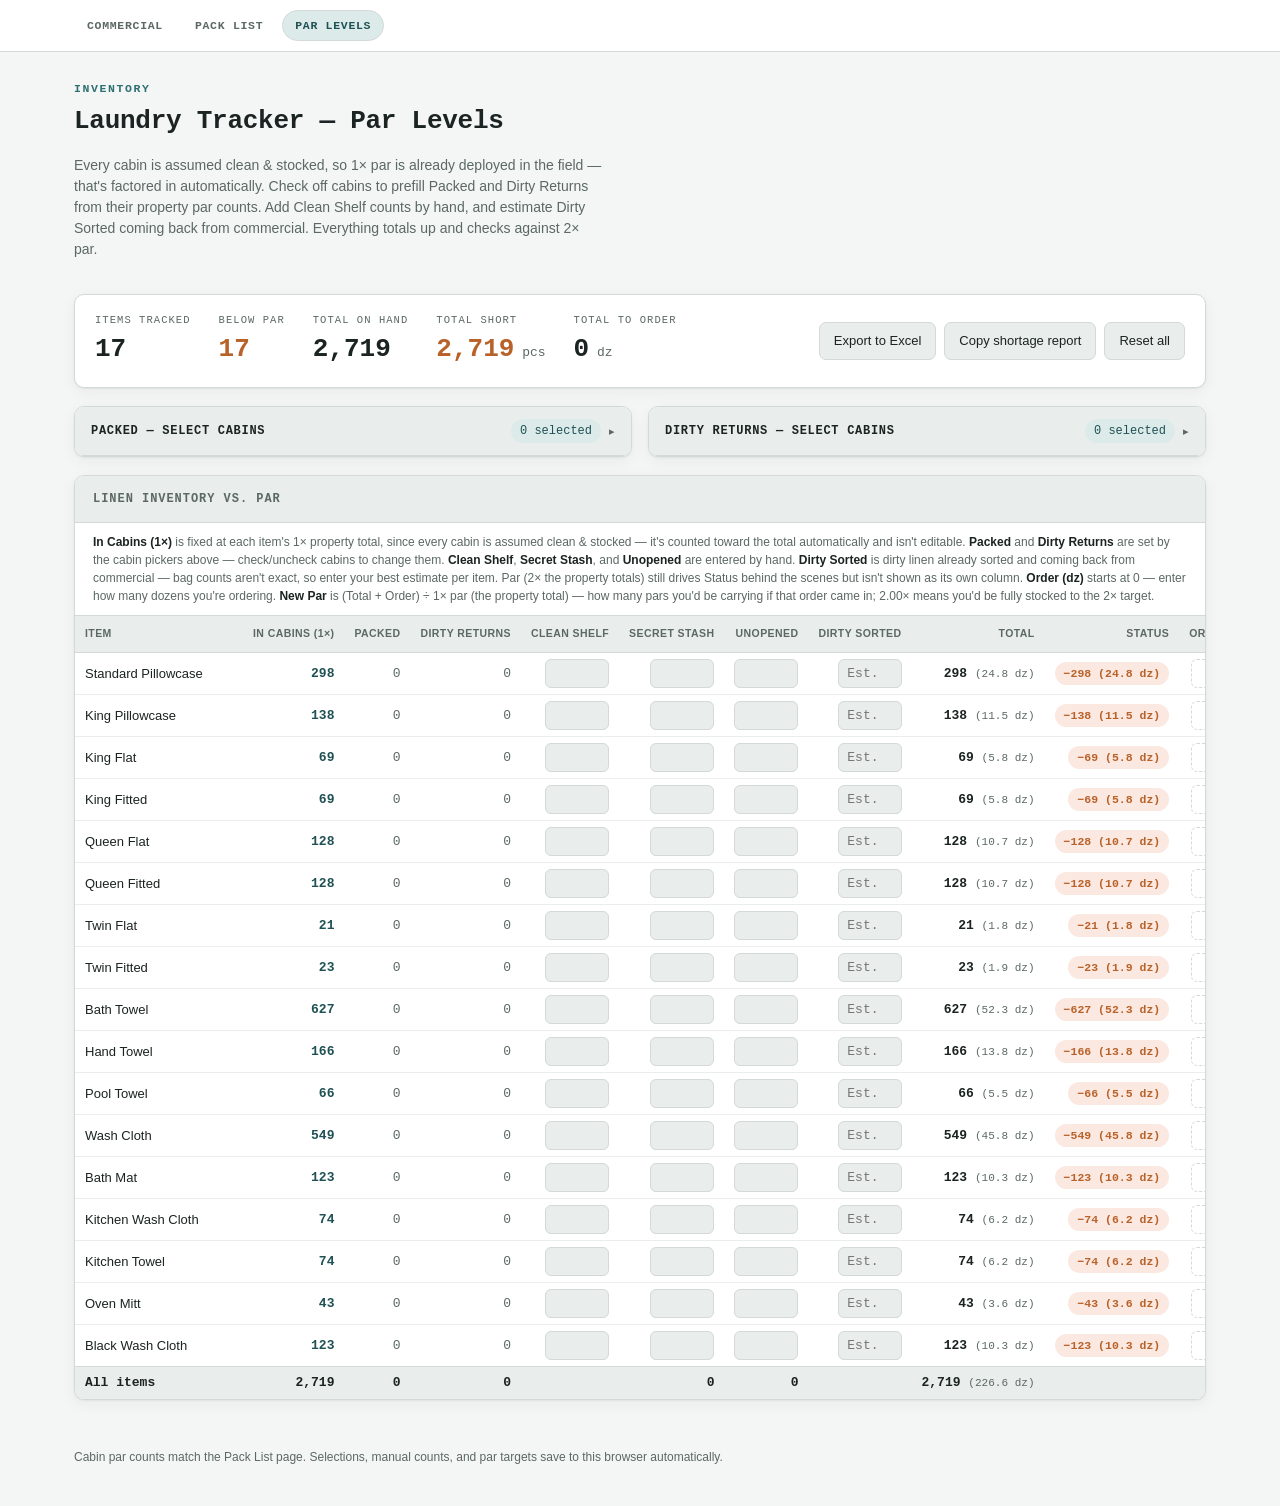
<file: parlevels.html>
<!doctype html>
<html lang="en">
<head>
<meta charset="UTF-8">
<title>Laundry Productivity Tracker — Par Levels</title>
<meta name="viewport" content="width=device-width, initial-scale=1.0" />
<style>
  :root {
    --bg: #f4f6f5;
    --surface: #ffffff;
    --surface-2: #e9edeb;
    --surface-3: #dde3e0;
    --border: #d3d9d6;
    --text: #1b2422;
    --text-muted: #5b6864;
    --accent: #2e6f72;
    --accent-strong: #1f5154;
    --accent-wash: #dcebea;
    --good: #3e7d4c;
    --good-bg: #e3f3e6;
    --warn: #b8622a;
    --warn-bg: #fbe8e0;
    --shadow: 0 1px 2px rgba(20, 30, 28, 0.06), 0 4px 16px rgba(20, 30, 28, 0.05);
  }

  @media (prefers-color-scheme: dark) {
    :root {
      --bg: #12181a;
      --surface: #1a2124;
      --surface-2: #212a2d;
      --surface-3: #293336;
      --border: #313c3f;
      --text: #e7eded;
      --text-muted: #93a29e;
      --accent: #5fb8b8;
      --accent-strong: #7fcfcc;
      --accent-wash: #1e3436;
      --good: #6fcb84;
      --good-bg: #1c2b20;
      --warn: #e1934f;
      --warn-bg: #332318;
      --shadow: 0 1px 2px rgba(0, 0, 0, 0.3), 0 8px 24px rgba(0, 0, 0, 0.35);
    }
  }
  :root[data-theme="dark"] {
    --bg: #12181a; --surface: #1a2124; --surface-2: #212a2d; --surface-3: #293336;
    --border: #313c3f; --text: #e7eded; --text-muted: #93a29e;
    --accent: #5fb8b8; --accent-strong: #7fcfcc; --accent-wash: #1e3436;
    --good: #6fcb84; --good-bg: #1c2b20;
    --warn: #e1934f; --warn-bg: #332318;
    --shadow: 0 1px 2px rgba(0, 0, 0, 0.3), 0 8px 24px rgba(0, 0, 0, 0.35);
  }
  :root[data-theme="light"] {
    --bg: #f4f6f5; --surface: #ffffff; --surface-2: #e9edeb; --surface-3: #dde3e0;
    --border: #d3d9d6; --text: #1b2422; --text-muted: #5b6864;
    --accent: #2e6f72; --accent-strong: #1f5154; --accent-wash: #dcebea;
    --good: #3e7d4c; --good-bg: #e3f3e6;
    --warn: #b8622a; --warn-bg: #fbe8e0;
    --shadow: 0 1px 2px rgba(20, 30, 28, 0.06), 0 4px 16px rgba(20, 30, 28, 0.05);
  }

  * { box-sizing: border-box; }

  body {
    margin: 0;
    background: var(--bg);
    color: var(--text);
    font-family: -apple-system, BlinkMacSystemFont, "Segoe UI", Roboto, Helvetica, Arial, sans-serif;
    font-size: 15px;
    line-height: 1.5;
  }

  .mono {
    font-family: ui-monospace, "SF Mono", "Cascadia Code", "Roboto Mono", Menlo, Consolas, monospace;
  }
  .tabnum { font-variant-numeric: tabular-nums; }
  a, button { font: inherit; color: inherit; }

  nav.topnav {
    background: var(--surface);
    border-bottom: 1px solid var(--border);
  }
  .topnav-inner {
    max-width: 1180px;
    margin: 0 auto;
    padding: 10px 24px;
    display: flex;
    gap: 6px;
    flex-wrap: wrap;
  }
  .topnav-link {
    font-family: ui-monospace, "SF Mono", "Cascadia Code", "Roboto Mono", Menlo, Consolas, monospace;
    font-size: 11.5px;
    letter-spacing: 0.06em;
    text-transform: uppercase;
    font-weight: 600;
    color: var(--text-muted);
    text-decoration: none;
    padding: 6px 12px;
    border-radius: 999px;
    border: 1px solid transparent;
  }
  .topnav-link:hover { color: var(--accent-strong); }
  .topnav-link:focus-visible { outline: 2px solid var(--accent); outline-offset: 1px; }
  .topnav-link.active {
    color: var(--accent-strong);
    background: var(--accent-wash);
    border-color: var(--border);
  }

  header.page {
    padding: 28px 24px 20px;
    max-width: 1180px;
    margin: 0 auto;
  }
  .eyebrow {
    font-family: ui-monospace, "SF Mono", "Cascadia Code", "Roboto Mono", Menlo, Consolas, monospace;
    font-size: 11.5px;
    letter-spacing: 0.14em;
    text-transform: uppercase;
    color: var(--accent);
    font-weight: 600;
  }
  h1 {
    font-family: ui-monospace, "SF Mono", "Cascadia Code", "Roboto Mono", Menlo, Consolas, monospace;
    font-weight: 600;
    font-size: 26px;
    letter-spacing: -0.01em;
    margin: 4px 0 6px;
    text-wrap: balance;
  }
  .subhead {
    color: var(--text-muted);
    font-size: 14px;
    max-width: 68ch;
  }

  .layout {
    max-width: 1180px;
    margin: 0 auto;
    padding: 0 24px 48px;
    display: flex;
    flex-direction: column;
    gap: 18px;
  }

  @media (max-width: 480px) {
    header.page { padding: 20px 16px 16px; }
    h1 { font-size: 21px; }
    .layout { padding: 0 16px 40px; gap: 14px; }
  }

  /* ---------- Summary bar ---------- */
  .summary {
    background: var(--surface);
    border: 1px solid var(--border);
    border-radius: 10px;
    box-shadow: var(--shadow);
    padding: 18px 20px;
    display: flex;
    align-items: center;
    gap: 28px;
    flex-wrap: wrap;
  }
  .stat { display: flex; flex-direction: column; gap: 2px; }
  .stat-label {
    font-family: ui-monospace, "SF Mono", "Cascadia Code", "Roboto Mono", Menlo, Consolas, monospace;
    font-size: 10.5px;
    letter-spacing: 0.1em;
    text-transform: uppercase;
    color: var(--text-muted);
  }
  .stat-value {
    font-family: ui-monospace, "SF Mono", "Cascadia Code", "Roboto Mono", Menlo, Consolas, monospace;
    font-size: 26px;
    font-weight: 600;
    font-variant-numeric: tabular-nums;
  }
  .stat-value.warn { color: var(--warn); }
  .stat small { font-size: 13px; color: var(--text-muted); font-weight: 500; }
  .summary-actions { margin-left: auto; display: flex; gap: 8px; }
  @media (max-width: 640px) {
    .summary { gap: 16px 20px; }
    .summary-actions { margin-left: 0; width: 100%; flex-direction: column; }
    .summary-actions .btn { width: 100%; padding: 11px 14px; }
  }

  .btn {
    border-radius: 7px;
    padding: 8px 14px;
    font-size: 13px;
    cursor: pointer;
    border: 1px solid var(--border);
    background: var(--surface-2);
  }
  .btn:hover { border-color: var(--accent); }
  .btn:focus-visible { outline: 2px solid var(--accent); outline-offset: 1px; }
  .btn.primary { background: var(--accent); border-color: var(--accent); color: #fff; font-weight: 600; }
  .btn.primary:hover { background: var(--accent-strong); border-color: var(--accent-strong); }

  /* ---------- Property pickers ---------- */
  .pickers {
    display: grid;
    grid-template-columns: 1fr 1fr;
    gap: 16px;
  }
  @media (max-width: 760px) {
    .pickers { grid-template-columns: 1fr; }
  }

  .picker {
    background: var(--surface);
    border: 1px solid var(--border);
    border-radius: 10px;
    box-shadow: var(--shadow);
    overflow: hidden;
  }
  .picker-head {
    padding: 12px 16px;
    border-bottom: 1px solid var(--border);
    background: var(--surface-2);
    display: flex;
    align-items: center;
    justify-content: space-between;
    gap: 8px;
    cursor: pointer;
  }
  .picker-title {
    font-family: ui-monospace, "SF Mono", "Cascadia Code", "Roboto Mono", Menlo, Consolas, monospace;
    font-size: 12px;
    letter-spacing: 0.06em;
    text-transform: uppercase;
    font-weight: 600;
    color: var(--text);
  }
  .picker-count {
    font-family: ui-monospace, "SF Mono", "Cascadia Code", "Roboto Mono", Menlo, Consolas, monospace;
    font-size: 12px;
    color: var(--accent-strong);
    background: var(--accent-wash);
    padding: 3px 9px;
    border-radius: 999px;
  }
  .picker-body { display: none; }
  .picker.open .picker-body { display: block; }
  .picker-chevron { color: var(--text-muted); font-size: 11px; transition: transform 0.15s ease; }
  .picker.open .picker-chevron { transform: rotate(90deg); }

  .picker-controls {
    padding: 10px 14px;
    border-bottom: 1px solid var(--border);
    display: flex;
    flex-direction: column;
    gap: 8px;
  }
  input[type="search"] {
    width: 100%;
    padding: 7px 10px;
    border-radius: 7px;
    border: 1px solid var(--border);
    background: var(--surface-2);
    color: var(--text);
    font-size: 13px;
  }
  input[type="search"]:focus-visible { outline: 2px solid var(--accent); outline-offset: 1px; }

  .picker-actions { display: flex; flex-wrap: wrap; gap: 6px; }
  .chip-btn {
    border: 1px solid var(--border);
    background: var(--surface-2);
    padding: 4px 10px;
    border-radius: 999px;
    font-size: 11.5px;
    cursor: pointer;
  }
  .chip-btn:hover { border-color: var(--accent); color: var(--accent-strong); }
  .chip-btn:focus-visible { outline: 2px solid var(--accent); outline-offset: 1px; }
  .chip-btn.active {
    background: var(--accent-wash);
    border-color: var(--accent);
    color: var(--accent-strong);
  }

  .prop-scroll { max-height: 280px; overflow-y: auto; padding: 4px 0 8px; }
  .group-head {
    padding: 10px 14px 4px;
    font-family: ui-monospace, "SF Mono", "Cascadia Code", "Roboto Mono", Menlo, Consolas, monospace;
    font-size: 10.5px;
    letter-spacing: 0.08em;
    text-transform: uppercase;
    color: var(--text-muted);
    font-weight: 600;
  }
  .prop-row {
    display: flex;
    align-items: center;
    gap: 8px;
    padding: 6px 14px;
    cursor: pointer;
    font-size: 13px;
  }
  .prop-row:hover { background: var(--surface-2); }
  .prop-row input[type="checkbox"] {
    width: 15px;
    height: 15px;
    accent-color: var(--accent);
    flex-shrink: 0;
  }
  .prop-row input[type="checkbox"]:focus-visible { outline: 2px solid var(--accent); outline-offset: 2px; }
  .prop-row .prop-name { flex: 1; overflow: hidden; text-overflow: ellipsis; white-space: nowrap; }
  .prop-row.checked .prop-name { color: var(--accent-strong); font-weight: 600; }
  .no-results { padding: 14px; color: var(--text-muted); font-size: 12.5px; }

  @media (max-width: 480px) {
    .prop-row { padding: 10px 14px; font-size: 14px; }
    .prop-row input[type="checkbox"] { width: 18px; height: 18px; }
    .chip-btn { padding: 6px 12px; font-size: 12.5px; }
  }

  /* ---------- Table ---------- */
  .table-card {
    background: var(--surface);
    border: 1px solid var(--border);
    border-radius: 10px;
    box-shadow: var(--shadow);
    overflow: hidden;
  }
  .table-card h2 {
    font-family: ui-monospace, "SF Mono", "Cascadia Code", "Roboto Mono", Menlo, Consolas, monospace;
    font-size: 12px;
    letter-spacing: 0.08em;
    text-transform: uppercase;
    color: var(--text-muted);
    font-weight: 600;
    margin: 0;
    padding: 14px 18px;
    border-bottom: 1px solid var(--border);
    background: var(--surface-2);
  }
  .table-scroll { overflow-x: auto; }
  table { border-collapse: collapse; width: 100%; min-width: 1120px; }
  th, td { padding: 6px 10px; text-align: right; font-size: 13px; white-space: nowrap; }
  th:first-child, td:first-child {
    text-align: left;
    position: sticky;
    left: 0;
    background: var(--surface);
    min-width: 168px;
  }
  thead th:first-child { background: var(--surface-2); }
  thead th {
    font-weight: 600;
    color: var(--text-muted);
    font-size: 10.5px;
    letter-spacing: 0.04em;
    text-transform: uppercase;
    border-bottom: 1px solid var(--border);
    padding: 10px 10px;
    background: var(--surface-2);
  }
  tbody tr:not(:last-child) td { border-bottom: 1px solid var(--surface-2); }
  tbody tr:hover td:not(:first-child) { background: var(--surface-2); }
  tbody tr:hover td:first-child { background: var(--surface-3); }

  td.derived {
    font-family: ui-monospace, "SF Mono", "Cascadia Code", "Roboto Mono", Menlo, Consolas, monospace;
    font-variant-numeric: tabular-nums;
    color: var(--text-muted);
  }
  td.derived.nonzero { color: var(--accent-strong); font-weight: 600; }

  td input[type="number"] {
    width: 64px;
    padding: 6px 7px;
    border-radius: 6px;
    border: 1px solid var(--border);
    background: var(--surface-2);
    color: var(--text);
    font-size: 13px;
    text-align: right;
    font-family: ui-monospace, "SF Mono", "Cascadia Code", "Roboto Mono", Menlo, Consolas, monospace;
  }
  td input[type="number"]:focus-visible { outline: 2px solid var(--accent); outline-offset: 1px; }
  td.par input[type="number"] { background: transparent; border-style: dashed; color: var(--text-muted); }

  td.total {
    font-family: ui-monospace, "SF Mono", "Cascadia Code", "Roboto Mono", Menlo, Consolas, monospace;
    font-weight: 700;
    font-variant-numeric: tabular-nums;
  }
  .mono-sub {
    font-weight: 500;
    color: var(--text-muted);
    font-size: 0.85em;
  }

  .pill {
    display: inline-block;
    padding: 3px 9px;
    border-radius: 999px;
    font-size: 11.5px;
    font-weight: 600;
    font-family: ui-monospace, "SF Mono", "Cascadia Code", "Roboto Mono", Menlo, Consolas, monospace;
    white-space: nowrap;
  }
  .pill.good { background: var(--good-bg); color: var(--good); }
  .pill.warn { background: var(--warn-bg); color: var(--warn); }

  tfoot td {
    font-weight: 700;
    border-top: 1px solid var(--border);
    background: var(--surface-2);
    font-family: ui-monospace, "SF Mono", "Cascadia Code", "Roboto Mono", Menlo, Consolas, monospace;
  }
  tfoot td:first-child { background: var(--surface-2); }

  .section-note {
    padding: 10px 18px;
    font-size: 12px;
    color: var(--text-muted);
    border-bottom: 1px solid var(--border);
  }
  .section-note b { color: var(--text); }

  /* ---------- Table → stacked cards on small screens ---------- */
  @media (max-width: 640px) {
    .table-scroll { overflow-x: visible; }
    table { min-width: 0; width: 100%; }
    thead { position: absolute; width: 1px; height: 1px; overflow: hidden; clip: rect(0 0 0 0); }
    tbody, tfoot { display: block; }
    tr { display: block; padding: 12px 16px 14px; }
    tbody tr:not(:last-child) { border-bottom: 8px solid var(--surface-2); }
    td {
      display: flex;
      flex-direction: column;
      align-items: flex-start;
      gap: 4px;
      width: 100%;
      max-width: 100%;
      padding: 7px 0;
      border: none !important;
      text-align: left;
      white-space: normal;
      box-sizing: border-box;
    }
    td:not([data-label]):not(:first-child) { display: none; }
    td:first-child {
      position: static;
      background: transparent;
      min-width: 0;
      padding: 2px 0 10px;
      font-weight: 700;
      font-size: 14.5px;
    }
    td::before {
      content: attr(data-label);
      font-family: ui-monospace, "SF Mono", "Cascadia Code", "Roboto Mono", Menlo, Consolas, monospace;
      font-size: 10.5px;
      letter-spacing: 0.04em;
      text-transform: uppercase;
      color: var(--text-muted);
    }
    td input[type="number"] { width: 140px; max-width: 100%; font-size: 16px; padding: 8px 10px; box-sizing: border-box; }
    td.total { font-size: 15px; }
    tfoot tr { background: var(--surface-2); border-radius: 8px; }
  }

  @media (max-width: 640px) {
    input[type="search"] { font-size: 16px; padding: 9px 10px; }
  }

  footer.page {
    max-width: 1180px;
    margin: 0 auto;
    padding: 0 24px 40px;
    color: var(--text-muted);
    font-size: 12px;
  }

  @media (prefers-reduced-motion: no-preference) {
    input, .btn, .chip-btn, .prop-row { transition: background-color 0.12s ease, border-color 0.12s ease; }
  }
</style>
</head>

<body>

<nav class="topnav">
  <div class="topnav-inner">
    <a class="topnav-link" href="index.html">Commercial</a>
    <a class="topnav-link" href="packlist.html">Pack List</a>
    <a class="topnav-link active" href="parlevels.html">Par Levels</a>
  </div>
</nav>

<header class="page">
  <div class="eyebrow">Inventory</div>
  <h1>Laundry Tracker — Par Levels</h1>
  <p class="subhead">Every cabin is assumed clean &amp; stocked, so 1&times; par is already deployed in the field — that's factored in automatically. Check off cabins to prefill Packed and Dirty Returns from their property par counts. Add Clean Shelf counts by hand, and estimate Dirty Sorted coming back from commercial. Everything totals up and checks against 2&times; par.</p>
</header>

<div class="layout">
  <div class="summary" id="summary">
    <div class="stat">
      <div class="stat-label">Items tracked</div>
      <div class="stat-value tabnum" id="statCount">0</div>
    </div>
    <div class="stat">
      <div class="stat-label">Below par</div>
      <div class="stat-value tabnum warn" id="statBelow">0</div>
    </div>
    <div class="stat">
      <div class="stat-label">Total on hand</div>
      <div class="stat-value tabnum" id="statOnHand">0</div>
    </div>
    <div class="stat">
      <div class="stat-label">Total short</div>
      <div class="stat-value tabnum warn" id="statShort">0<small>&nbsp;pcs</small></div>
    </div>
    <div class="stat">
      <div class="stat-label">Total to order</div>
      <div class="stat-value tabnum" id="statOrder">0<small>&nbsp;dz</small></div>
    </div>
    <div class="summary-actions">
      <button class="btn" id="exportBtn" type="button">Export to Excel</button>
      <button class="btn" id="copyBtn" type="button">Copy shortage report</button>
      <button class="btn" id="resetBtn" type="button">Reset all</button>
    </div>
  </div>

  <div class="pickers">
    <div class="picker" id="picker-packed">
      <div class="picker-head" data-toggle="picker-packed">
        <span class="picker-title">Packed — select cabins</span>
        <span style="display:flex;align-items:center;gap:8px;">
          <span class="picker-count" id="count-packed">0 selected</span>
          <span class="picker-chevron">&#9656;</span>
        </span>
      </div>
      <div class="picker-body">
        <div class="picker-controls">
          <input type="search" placeholder="Search cabins…" autocomplete="off" data-search="packed">
          <div class="picker-actions">
            <button class="chip-btn" data-action="select-shown" data-picker="packed">Select shown</button>
            <button class="chip-btn" data-action="clear-all" data-picker="packed">Clear all</button>
            <button class="chip-btn" data-action="show-selected" data-picker="packed">Show selected</button>
          </div>
        </div>
        <div class="prop-scroll" data-list="packed"></div>
      </div>
    </div>

    <div class="picker" id="picker-dirty">
      <div class="picker-head" data-toggle="picker-dirty">
        <span class="picker-title">Dirty Returns — select cabins</span>
        <span style="display:flex;align-items:center;gap:8px;">
          <span class="picker-count" id="count-dirty">0 selected</span>
          <span class="picker-chevron">&#9656;</span>
        </span>
      </div>
      <div class="picker-body">
        <div class="picker-controls">
          <input type="search" placeholder="Search cabins…" autocomplete="off" data-search="dirty">
          <div class="picker-actions">
            <button class="chip-btn" data-action="select-shown" data-picker="dirty">Select shown</button>
            <button class="chip-btn" data-action="clear-all" data-picker="dirty">Clear all</button>
            <button class="chip-btn" data-action="show-selected" data-picker="dirty">Show selected</button>
          </div>
        </div>
        <div class="prop-scroll" data-list="dirty"></div>
      </div>
    </div>
  </div>

  <div class="table-card">
    <h2>Linen Inventory vs. Par</h2>
    <div class="section-note"><b>In Cabins (1&times;)</b> is fixed at each item's 1&times; property total, since every cabin is assumed clean &amp; stocked — it's counted toward the total automatically and isn't editable. <b>Packed</b> and <b>Dirty Returns</b> are set by the cabin pickers above — check/uncheck cabins to change them. <b>Clean Shelf</b>, <b>Secret Stash</b>, and <b>Unopened</b> are entered by hand. <b>Dirty Sorted</b> is dirty linen already sorted and coming back from commercial — bag counts aren't exact, so enter your best estimate per item. Par (2&times; the property totals) still drives Status behind the scenes but isn't shown as its own column. <b>Order (dz)</b> starts at 0 — enter how many dozens you're ordering. <b>New Par</b> is (Total + Order) &divide; 1&times; par (the property total) — how many pars you'd be carrying if that order came in; 2.00&times; means you'd be fully stocked to the 2&times; target.</div>
    <div class="table-scroll">
      <table>
        <thead>
          <tr>
            <th>Item</th>
            <th>In Cabins (1&times;)</th>
            <th>Packed</th>
            <th>Dirty Returns</th>
            <th>Clean Shelf</th>
            <th>Secret Stash</th>
            <th>Unopened</th>
            <th>Dirty Sorted</th>
            <th>Total</th>
            <th>Status</th>
            <th>Order (dz)</th>
            <th>New Par</th>
          </tr>
        </thead>
        <tbody id="rows"></tbody>
        <tfoot>
          <tr>
            <td>All items</td>
            <td class="tabnum" id="footInCabins" data-label="In Cabins (1×)">0</td>
            <td class="tabnum" id="footPacked" data-label="Packed">0</td>
            <td class="tabnum" id="footDirty" data-label="Dirty Returns">0</td>
            <td></td>
            <td class="tabnum" id="footStash" data-label="Secret Stash">0</td>
            <td class="tabnum" id="footUnopened" data-label="Unopened">0</td>
            <td></td>
            <td class="tabnum" id="footTotal" data-label="Total">0</td>
            <td></td>
            <td class="tabnum" id="footOrder" data-label="Order (dz)">0</td>
            <td class="tabnum" id="footNewPar" data-label="New Par">0</td>
          </tr>
        </tfoot>
      </table>
    </div>
  </div>
</div>

<footer class="page">
  Cabin par counts match the Pack List page. Selections, manual counts, and par targets save to this browser automatically.
</footer>

<script>
(function () {
  "use strict";

  // ---------- Shared property data (matches packlist.html) ----------
  var COLUMNS = [
    ["spc", "Standard Pillowcase"],
    ["kpc", "King Pillowcase"],
    ["kfl", "King Flat"],
    ["kf",  "King Fitted"],
    ["qfl", "Queen Flat"],
    ["qf",  "Queen Fitted"],
    ["tfl", "Twin Flat"],
    ["tf",  "Twin Fitted"],
    ["bt",  "Bath Towel"],
    ["ht",  "Hand Towel"],
    ["pt",  "Pool Towel"],
    ["wc",  "Wash Cloth"],
    ["bm",  "Bath Mat"],
    ["kwc", "Kitchen Wash Cloth"],
    ["kt",  "Kitchen Towel"],
    ["om",  "Oven Mitt"],
    ["bwc", "Black Wash Cloth"]
  ];

  var GROUPS = {
    tinyhomes: "Tiny Homes — 1685 Newport Hwy",
    cabins: "Cabins & Houses"
  };
  var GROUP_ORDER = ["tinyhomes", "cabins"];

  function item(kss, qss, tss, spc, kpc, kfl, kf, qfl, qf, tfl, tf, bt, ht, pt, wc, bm, kwc, kt, om, bwc) {
    return { spc:spc, kpc:kpc, kfl:kfl, kf:kf, qfl:qfl, qf:qf, tfl:tfl, tf:tf,
             bt:bt, ht:ht, pt:pt, wc:wc, bm:bm, kwc:kwc, kt:kt, om:om, bwc:bwc };
  }

  var PROPERTIES = [
    { id:"110", name:"110 - 1685 Newport Hwy", group:"tinyhomes", items:item(0,2,0,4,0,0,0,2,2,0,0,4,1,0,4,1,1,1,0,1) },
    { id:"111", name:"111 - 1685 Newport Hwy", group:"tinyhomes", items:item(0,2,0,4,0,0,0,2,2,0,0,4,1,0,4,1,1,1,0,1) },
    { id:"112", name:"112 - 1685 Newport Hwy", group:"tinyhomes", items:item(0,2,0,4,0,0,0,2,2,0,0,4,1,0,4,1,1,1,0,1) },
    { id:"113", name:"113 - 1685 Newport Hwy", group:"tinyhomes", items:item(0,2,0,4,0,0,0,2,2,0,0,4,1,0,4,1,1,1,0,1) },
    { id:"114", name:"114 - 1685 Newport Hwy", group:"tinyhomes", items:item(0,2,0,4,0,0,0,2,2,0,0,4,1,0,4,1,1,1,0,1) },
    { id:"115", name:"115 - 1685 Newport Hwy", group:"tinyhomes", items:item(0,2,0,4,0,0,0,2,2,0,0,4,1,0,4,1,1,1,0,1) },
    { id:"116", name:"116 - 1685 Newport Hwy", group:"tinyhomes", items:item(0,2,0,4,0,0,0,2,2,0,0,4,1,0,4,1,1,1,0,1) },
    { id:"117", name:"117 - 1685 Newport Hwy", group:"tinyhomes", items:item(0,2,0,4,0,0,0,2,2,0,0,4,1,0,4,1,1,1,0,1) },
    { id:"118", name:"118 - 1685 Newport Hwy", group:"tinyhomes", items:item(0,2,1,6,0,0,0,2,2,1,1,5,1,0,5,1,1,1,0,1) },
    { id:"119", name:"119 - 1685 Newport Hwy", group:"tinyhomes", items:item(0,2,1,6,0,0,0,2,2,1,1,5,1,0,5,1,1,1,0,1) },
    { id:"121", name:"121 - 1685 Newport Hwy", group:"tinyhomes", items:item(0,2,1,6,0,0,0,2,2,1,1,5,1,0,5,1,1,1,0,1) },
    { id:"122", name:"122 - 1685 Newport Hwy", group:"tinyhomes", items:item(0,2,1,6,0,0,0,2,2,1,1,5,1,0,5,1,1,1,0,1) },
    { id:"123", name:"123 - 1685 Newport Hwy", group:"tinyhomes", items:item(0,2,1,6,0,0,0,2,2,1,1,5,1,0,5,1,1,1,0,1) },
    { id:"124", name:"124 - 1685 Newport Hwy", group:"tinyhomes", items:item(0,3,0,6,0,0,0,3,3,0,0,6,1,0,6,1,1,1,0,1) },
    { id:"125", name:"125 - 1685 Newport Hwy", group:"tinyhomes", items:item(0,3,0,6,0,0,0,3,3,0,0,6,1,0,6,1,1,1,0,1) },
    { id:"126", name:"126 - 1685 Newport Hwy", group:"tinyhomes", items:item(0,3,0,6,0,0,0,3,3,0,0,6,1,0,6,1,1,1,0,1) },
    { id:"127", name:"127 - 1685 Newport Hwy", group:"tinyhomes", items:item(0,2,0,4,0,0,0,2,2,0,0,4,1,0,4,1,1,1,0,1) },
    { id:"128", name:"128 - 1685 Newport Hwy", group:"tinyhomes", items:item(0,2,0,4,0,0,0,2,2,0,0,4,1,0,4,1,1,1,0,1) },
    { id:"129", name:"129 - 1685 Newport Hwy", group:"tinyhomes", items:item(0,2,0,4,0,0,0,2,2,0,0,4,1,0,4,1,1,1,0,1) },
    { id:"130", name:"130 - 1685 Newport Hwy", group:"tinyhomes", items:item(0,2,0,4,0,0,0,2,2,0,0,4,1,0,4,1,1,1,0,1) },
    { id:"131", name:"131 - 1685 Newport Hwy", group:"tinyhomes", items:item(0,2,0,4,0,0,0,2,2,0,0,4,1,0,4,1,1,1,0,1) },
    { id:"132", name:"132 - 1685 Newport Hwy", group:"tinyhomes", items:item(0,2,0,4,0,0,0,2,2,0,0,4,1,0,4,1,1,1,0,1) },
    { id:"133", name:"133 - 1685 Newport Hwy", group:"tinyhomes", items:item(0,2,0,4,0,0,0,2,2,0,0,4,1,0,4,1,1,1,0,1) },
    { id:"134a", name:"134 - 1685 Newport Hwy", group:"tinyhomes", items:item(0,2,0,4,0,0,0,2,2,0,0,4,1,0,4,1,1,1,0,1) },
    { id:"135a", name:"135 - 1685 Newport Highway", group:"tinyhomes", items:item(0,2,0,4,0,0,0,2,2,0,0,4,1,0,4,1,1,1,0,1) },
    { id:"136", name:"136 - 1685 Newport Hwy", group:"tinyhomes", items:item(0,2,0,4,0,0,0,2,2,0,0,4,1,0,4,1,1,1,0,1) },
    { id:"210", name:"210 - 1685 Newport Hwy", group:"tinyhomes", items:item(0,0,0,6,0,0,0,3,3,0,0,6,1,0,6,1,1,1,0,1) },
    { id:"211", name:"211 - 1685 Newport Hwy", group:"tinyhomes", items:item(0,0,0,4,0,0,0,2,2,0,0,4,1,0,4,1,1,1,0,1) },
    { id:"212", name:"212 - 1685 Newport Hwy", group:"tinyhomes", items:item(0,0,0,4,0,0,0,2,2,0,0,4,1,0,4,1,1,1,0,1) },
    { id:"213", name:"213 - 1685 Newport Hwy", group:"tinyhomes", items:item(0,0,0,4,0,0,0,2,2,0,0,4,1,0,4,1,1,1,0,1) },
    { id:"214", name:"214 - 1685 Newport Hwy", group:"tinyhomes", items:item(0,0,0,4,0,0,0,2,2,0,0,4,1,0,4,1,1,1,0,1) },
    { id:"215", name:"215 - 1685 Newport Hwy", group:"tinyhomes", items:item(0,0,0,4,0,0,0,2,2,0,0,4,1,0,4,1,1,1,0,1) },
    { id:"216", name:"216 - 1685 Newport Hwy", group:"tinyhomes", items:item(0,0,0,4,0,0,0,2,2,0,0,4,1,0,4,1,1,1,0,1) },
    { id:"217", name:"217 - 1685 Newport Hwy", group:"tinyhomes", items:item(0,0,0,4,0,0,0,2,2,0,0,4,1,0,4,1,1,1,0,1) },
    { id:"218", name:"218 - 1685 Newport Hwy", group:"tinyhomes", items:item(0,0,0,4,0,0,0,2,2,0,0,4,1,0,4,1,1,1,0,1) },
    { id:"134b", name:"134 - 1685 Newport Hwy", group:"tinyhomes", items:item(0,2,1,6,0,0,0,3,3,0,1,5,1,0,5,1,1,1,0,1) },
    { id:"135b", name:"135 - 1685 Newport Hwy", group:"tinyhomes", items:item(0,2,1,6,0,0,0,3,3,0,1,5,1,0,5,1,1,1,0,1) },
    { id:"rast1004", name:"1004 Rast Court", group:"cabins", items:item(2,1,0,2,4,2,2,1,1,0,0,12,4,0,10,2,1,1,2,2) },
    { id:"pinyon1145", name:"1145 Pinyon Circle", group:"cabins", items:item(1,2,1,6,2,1,1,2,2,1,1,14,3,0,11,3,1,1,1,3) },
    { id:"pinyon1165", name:"1165 Pinyon Circle", group:"cabins", items:item(6,6,12,36,12,6,6,6,6,12,12,72,14,0,60,12,3,3,2,12) },
    { id:"bald1509", name:"1509 Bald Eagle", group:"cabins", items:item(4,1,0,2,8,4,4,1,1,0,0,20,6,0,20,4,2,2,2,4) },
    { id:"bald1510", name:"1510 Bald Eagle", group:"cabins", items:item(2,1,0,2,4,2,2,1,1,0,0,12,4,0,10,2,1,1,2,2) },
    { id:"bald1512", name:"1512 Bald Eagle", group:"cabins", items:item(2,1,0,2,4,2,2,1,1,0,0,12,4,0,10,2,1,1,2,2) },
    { id:"woodcock2228", name:"2228 Woodcock Trl", group:"cabins", items:item(2,2,0,4,4,2,2,2,2,0,0,16,4,0,14,2,1,1,2,2) },
    { id:"woodcock2236", name:"2236 Woodcock", group:"cabins", items:item(3,3,0,6,6,3,3,3,3,0,0,20,6,0,17,3,2,2,2,3) },
    { id:"umc2251", name:"2251 Upper Middle Creek #16", group:"cabins", items:item(2,4,0,8,4,2,2,4,4,0,0,20,4,0,16,4,2,2,2,4) },
    { id:"bluff2532", name:"2532 Bluff Mountain", group:"cabins", items:item(3,1,1,4,6,3,3,1,1,1,1,20,5,0,17,3,2,2,2,3) },
    { id:"bluff2540", name:"2540 Bluff Mountain", group:"cabins", items:item(3,3,0,6,6,3,3,3,3,0,0,24,6,0,20,4,2,2,2,4) },
    { id:"bluff2544", name:"2544 Bluff Mountain", group:"cabins", items:item(5,2,0,4,10,5,5,2,2,0,0,24,8,0,19,5,2,2,2,5) },
    { id:"bluff2550", name:"2550 Bluff Mountain", group:"cabins", items:item(5,2,0,4,10,5,5,2,2,0,0,24,8,0,19,5,2,2,2,5) },
    { id:"bluff2536", name:"2536 Bluff Mountain", group:"cabins", items:item(0,0,0,4,10,5,5,2,2,0,0,24,8,0,19,5,2,2,2,5) },
    { id:"rainbow615b", name:"615 Rainbow Road #2", group:"cabins", items:item(2,1,0,2,4,2,2,1,1,0,0,12,4,0,10,2,1,1,2,2) },
    { id:"rainbow615c", name:"615 Rainbow Road #3", group:"cabins", items:item(2,1,0,2,4,2,2,1,1,0,0,12,4,0,10,2,1,1,2,2) },
    { id:"mtntop706", name:"706 Mountain Top", group:"cabins", items:item(1,1,0,2,2,1,1,1,1,0,0,6,2,4,5,1,1,1,2,1) },
    { id:"mtntop712", name:"712 Mountain Top", group:"cabins", items:item(4,2,0,4,8,4,4,2,2,0,0,20,6,12,20,4,2,2,2,4) },
    { id:"mtntop722", name:"722 Mountain Top", group:"cabins", items:item(2,6,0,12,4,2,2,6,6,0,0,28,7,14,22,6,2,2,2,6) },
    { id:"mtntop729", name:"729 Mountain Top", group:"cabins", items:item(3,1,0,2,6,3,3,1,1,0,0,16,4,8,13,3,2,2,2,3) },
    { id:"mtntop737", name:"737 Mountain Top", group:"cabins", items:item(5,2,2,8,10,5,5,2,2,2,2,28,9,14,22,6,2,2,2,6) },
    { id:"mtntop745", name:"745 Mountain Top", group:"cabins", items:item(5,3,0,6,10,5,5,3,3,0,0,28,9,14,22,6,2,2,2,6) }
  ];

  var PROP_BY_ID = {};
  PROPERTIES.forEach(function (p) { PROP_BY_ID[p.id] = p; });

  // 1x par = sum of every property's par count for that item — the linen already
  // deployed in the cabins themselves, assuming every cabin is currently clean & stocked.
  var ONE_PAR = {};
  COLUMNS.forEach(function (c) { ONE_PAR[c[0]] = 0; });
  PROPERTIES.forEach(function (p) {
    COLUMNS.forEach(function (c) { ONE_PAR[c[0]] += p.items[c[0]]; });
  });

  // 2x par default target = double the 1x property total (one set in use, one set cycling).
  var DEFAULT_PAR = {};
  COLUMNS.forEach(function (c) { DEFAULT_PAR[c[0]] = ONE_PAR[c[0]] * 2; });

  // ---------- Persisted state ----------
  var STORE_KEY = "parlevels_v2";

  function loadState() {
    try {
      var raw = localStorage.getItem(STORE_KEY);
      if (!raw) return {};
      return JSON.parse(raw) || {};
    } catch (e) {
      return {};
    }
  }

  var state = loadState();
  if (!state.packedIds) state.packedIds = [];
  if (!state.dirtyIds) state.dirtyIds = [];
  if (!state.shelf) state.shelf = {};
  if (!state.commercial) state.commercial = {};
  if (!state.stash) state.stash = {};
  if (!state.unopened) state.unopened = {};
  if (!state.order) state.order = {};

  var selectedPacked = new Set(state.packedIds);
  var selectedDirty = new Set(state.dirtyIds);

  function saveState() {
    state.packedIds = Array.from(selectedPacked);
    state.dirtyIds = Array.from(selectedDirty);
    localStorage.setItem(STORE_KEY, JSON.stringify(state));
  }

  function fmt(n) { return n.toLocaleString("en-US"); }

  var DOZEN = 12;
  function toDoz(pieces) {
    var d = Math.round((pieces / DOZEN) * 10) / 10;
    return d % 1 === 0 ? String(d) : d.toFixed(1);
  }

  function sumSelected(idSet) {
    var totals = {};
    COLUMNS.forEach(function (c) { totals[c[0]] = 0; });
    idSet.forEach(function (id) {
      var p = PROP_BY_ID[id];
      if (!p) return;
      COLUMNS.forEach(function (c) { totals[c[0]] += p.items[c[0]]; });
    });
    return totals;
  }

  // ---------- Property pickers ----------
  function buildPicker(kind, selectedSet) {
    var listEl = document.querySelector('[data-list="' + kind + '"]');
    var searchEl = document.querySelector('[data-search="' + kind + '"]');
    var countEl = document.getElementById("count-" + kind);
    var showSelectedBtn = document.querySelector('.chip-btn[data-picker="' + kind + '"][data-action="show-selected"]');
    var showSelectedOnly = false;

    function render(filter) {
      filter = (filter || "").trim().toLowerCase();
      listEl.innerHTML = "";
      var any = false;

      GROUP_ORDER.forEach(function (gid) {
        var rows = PROPERTIES.filter(function (p) {
          return p.group === gid
            && (!filter || p.name.toLowerCase().indexOf(filter) !== -1)
            && (!showSelectedOnly || selectedSet.has(p.id));
        });
        if (rows.length === 0) return;
        any = true;

        var head = document.createElement("div");
        head.className = "group-head";
        head.textContent = GROUPS[gid] + " (" + rows.length + ")";
        listEl.appendChild(head);

        rows.forEach(function (p) {
          var row = document.createElement("label");
          row.className = "prop-row" + (selectedSet.has(p.id) ? " checked" : "");
          var cb = document.createElement("input");
          cb.type = "checkbox";
          cb.checked = selectedSet.has(p.id);
          cb.addEventListener("change", function () {
            if (cb.checked) selectedSet.add(p.id); else selectedSet.delete(p.id);
            row.classList.toggle("checked", cb.checked);
            countEl.textContent = selectedSet.size + " selected";
            saveState();
            if (showSelectedOnly && !cb.checked) render(searchEl.value);
            renderTotals();
          });
          var name = document.createElement("span");
          name.className = "prop-name";
          name.textContent = p.name;
          row.appendChild(cb);
          row.appendChild(name);
          listEl.appendChild(row);
        });
      });

      if (!any) {
        var empty = document.createElement("div");
        empty.className = "no-results";
        empty.textContent = showSelectedOnly
          ? "No cabins selected yet."
          : "No cabins match “" + filter + "”.";
        listEl.appendChild(empty);
      }
    }

    searchEl.addEventListener("input", function () { render(searchEl.value); });

    document.querySelectorAll('.chip-btn[data-picker="' + kind + '"]').forEach(function (btn) {
      btn.addEventListener("click", function () {
        var action = btn.getAttribute("data-action");
        if (action === "select-shown") {
          var filter = searchEl.value.trim().toLowerCase();
          PROPERTIES.filter(function (p) { return !filter || p.name.toLowerCase().indexOf(filter) !== -1; })
            .forEach(function (p) { selectedSet.add(p.id); });
        } else if (action === "clear-all") {
          selectedSet.clear();
        } else if (action === "show-selected") {
          showSelectedOnly = !showSelectedOnly;
          showSelectedBtn.classList.toggle("active", showSelectedOnly);
          showSelectedBtn.textContent = showSelectedOnly ? "Show all" : "Show selected";
        }
        countEl.textContent = selectedSet.size + " selected";
        saveState();
        render(searchEl.value);
        renderTotals();
      });
    });

    countEl.textContent = selectedSet.size + " selected";
    render("");

    return {
      refresh: function () {
        searchEl.value = "";
        showSelectedOnly = false;
        showSelectedBtn.classList.remove("active");
        showSelectedBtn.textContent = "Show selected";
        countEl.textContent = selectedSet.size + " selected";
        render("");
      }
    };
  }

  document.querySelectorAll(".picker-head").forEach(function (head) {
    head.addEventListener("click", function () {
      document.getElementById(head.getAttribute("data-toggle")).classList.toggle("open");
    });
  });

  var packedPicker = buildPicker("packed", selectedPacked);
  var dirtyPicker = buildPicker("dirty", selectedDirty);

  // ---------- Table ----------
  var rowsEl = document.getElementById("rows");
  var footInCabins = document.getElementById("footInCabins");
  var footPacked = document.getElementById("footPacked");
  var footDirty = document.getElementById("footDirty");
  var footStash = document.getElementById("footStash");
  var footUnopened = document.getElementById("footUnopened");
  var footTotal = document.getElementById("footTotal");
  var footOrder = document.getElementById("footOrder");
  var footNewPar = document.getElementById("footNewPar");
  var statCount = document.getElementById("statCount");
  var statBelow = document.getElementById("statBelow");
  var statOnHand = document.getElementById("statOnHand");
  var statShort = document.getElementById("statShort");
  var statOrder = document.getElementById("statOrder");

  function numVal(id) {
    var el = document.getElementById(id);
    var v = el ? Number(el.value) : 0;
    return isNaN(v) ? 0 : v;
  }

  function renderRows() {
    rowsEl.innerHTML = "";
    COLUMNS.forEach(function (c) {
      var key = c[0], label = c[1];
      var tr = document.createElement("tr");

      var nameTd = document.createElement("td");
      nameTd.textContent = label;
      tr.appendChild(nameTd);

      var inCabinsTd = document.createElement("td");
      inCabinsTd.className = "derived nonzero";
      inCabinsTd.id = "incabins_" + key;
      inCabinsTd.setAttribute("data-label", "In Cabins (1×)");
      inCabinsTd.textContent = fmt(ONE_PAR[key]);
      tr.appendChild(inCabinsTd);

      var packedTd = document.createElement("td");
      packedTd.className = "derived";
      packedTd.id = "packed_" + key;
      packedTd.setAttribute("data-label", "Packed");
      tr.appendChild(packedTd);

      var dirtyTd = document.createElement("td");
      dirtyTd.className = "derived";
      dirtyTd.id = "dirty_" + key;
      dirtyTd.setAttribute("data-label", "Dirty Returns");
      tr.appendChild(dirtyTd);

      var shelfTd = document.createElement("td");
      shelfTd.setAttribute("data-label", "Clean Shelf");
      var shelfInput = document.createElement("input");
      shelfInput.type = "number";
      shelfInput.min = "0";
      shelfInput.id = "shelf_" + key;
      var sv = state.shelf[key];
      shelfInput.value = sv === undefined || sv === null || sv === 0 ? "" : sv;
      shelfInput.addEventListener("input", function () {
        var n = Number(shelfInput.value);
        state.shelf[key] = isNaN(n) ? 0 : n;
        saveState();
        renderTotals();
      });
      shelfTd.appendChild(shelfInput);
      tr.appendChild(shelfTd);

      var stashTd = document.createElement("td");
      stashTd.setAttribute("data-label", "Secret Stash");
      var stashInput = document.createElement("input");
      stashInput.type = "number";
      stashInput.min = "0";
      stashInput.id = "stash_" + key;
      var stv = state.stash[key];
      stashInput.value = stv === undefined || stv === null || stv === 0 ? "" : stv;
      stashInput.addEventListener("input", function () {
        var n = Number(stashInput.value);
        state.stash[key] = isNaN(n) ? 0 : n;
        saveState();
        renderTotals();
      });
      stashTd.appendChild(stashInput);
      tr.appendChild(stashTd);

      var unopenedTd = document.createElement("td");
      unopenedTd.setAttribute("data-label", "Unopened");
      var unopenedInput = document.createElement("input");
      unopenedInput.type = "number";
      unopenedInput.min = "0";
      unopenedInput.id = "unopened_" + key;
      var uov = state.unopened[key];
      unopenedInput.value = uov === undefined || uov === null || uov === 0 ? "" : uov;
      unopenedInput.addEventListener("input", function () {
        var n = Number(unopenedInput.value);
        state.unopened[key] = isNaN(n) ? 0 : n;
        saveState();
        renderTotals();
      });
      unopenedTd.appendChild(unopenedInput);
      tr.appendChild(unopenedTd);

      var commTd = document.createElement("td");
      commTd.setAttribute("data-label", "Dirty Sorted");
      var commInput = document.createElement("input");
      commInput.type = "number";
      commInput.min = "0";
      commInput.placeholder = "Est.";
      commInput.id = "comm_" + key;
      var cv = state.commercial[key];
      commInput.value = cv === undefined || cv === null || cv === 0 ? "" : cv;
      commInput.addEventListener("input", function () {
        var n = Number(commInput.value);
        state.commercial[key] = isNaN(n) ? 0 : n;
        saveState();
        renderTotals();
      });
      commTd.appendChild(commInput);
      tr.appendChild(commTd);

      var totalTd = document.createElement("td");
      totalTd.className = "total tabnum";
      totalTd.id = "total_" + key;
      totalTd.setAttribute("data-label", "Total");
      tr.appendChild(totalTd);

      var statusTd = document.createElement("td");
      statusTd.id = "status_" + key;
      statusTd.setAttribute("data-label", "Status");
      tr.appendChild(statusTd);

      var orderTd = document.createElement("td");
      orderTd.className = "par";
      orderTd.setAttribute("data-label", "Order (dz)");
      var orderInput = document.createElement("input");
      orderInput.type = "number";
      orderInput.min = "0";
      orderInput.step = "0.5";
      orderInput.id = "order_" + key;
      var ov = state.order[key];
      orderInput.value = ov === undefined || ov === null || ov === 0 ? "" : ov;
      orderInput.addEventListener("input", function () {
        var n = Number(orderInput.value);
        state.order[key] = isNaN(n) ? 0 : n;
        saveState();
        renderTotals();
      });
      orderTd.appendChild(orderInput);
      tr.appendChild(orderTd);

      var newParTd = document.createElement("td");
      newParTd.className = "total tabnum";
      newParTd.id = "newpar_" + key;
      newParTd.setAttribute("data-label", "New Par");
      tr.appendChild(newParTd);

      rowsEl.appendChild(tr);
    });
  }

  function renderTotals() {
    var packedTotals = sumSelected(selectedPacked);
    var dirtyTotals = sumSelected(selectedDirty);

    var grandInCabins = 0, grandPacked = 0, grandDirty = 0, grandStash = 0, grandUnopened = 0, grandTotal = 0, grandPar = 0, grandOnePar = 0, belowCount = 0, shortSum = 0, grandOrderDz = 0;

    COLUMNS.forEach(function (c) {
      var key = c[0];
      var inCabins = ONE_PAR[key];
      var packed = packedTotals[key];
      var dirty = dirtyTotals[key];
      var shelf = numVal("shelf_" + key);
      var stash = numVal("stash_" + key);
      var unopened = numVal("unopened_" + key);
      var comm = numVal("comm_" + key);
      var total = inCabins + packed + dirty + shelf + stash + unopened + comm;
      var par = DEFAULT_PAR[key];
      var onePar = ONE_PAR[key];

      var packedTd = document.getElementById("packed_" + key);
      packedTd.textContent = fmt(packed);
      packedTd.classList.toggle("nonzero", packed > 0);

      var dirtyTd = document.getElementById("dirty_" + key);
      dirtyTd.textContent = fmt(dirty);
      dirtyTd.classList.toggle("nonzero", dirty > 0);

      document.getElementById("total_" + key).innerHTML = '<span>' + fmt(total) + ' <span class="mono-sub">(' + toDoz(total) + ' dz)</span></span>';

      var diff = total - par;
      var statusTd = document.getElementById("status_" + key);
      if (diff >= 0) {
        statusTd.innerHTML = '<span class="pill good">+' + fmt(diff) + ' (' + toDoz(diff) + ' dz)</span>';
      } else {
        statusTd.innerHTML = '<span class="pill warn">&minus;' + fmt(-diff) + ' (' + toDoz(-diff) + ' dz)</span>';
        belowCount++;
        shortSum += -diff;
      }

      var orderDz = Number(state.order[key] || 0);
      grandOrderDz += orderDz;

      var newParRatio = onePar > 0 ? (total + orderDz * DOZEN) / onePar : 0;
      document.getElementById("newpar_" + key).textContent = newParRatio.toFixed(2) + "×";

      grandInCabins += inCabins;
      grandPacked += packed;
      grandDirty += dirty;
      grandStash += stash;
      grandUnopened += unopened;
      grandTotal += total;
      grandPar += par;
      grandOnePar += onePar;
    });

    footInCabins.textContent = fmt(grandInCabins);
    footPacked.textContent = fmt(grandPacked);
    footDirty.textContent = fmt(grandDirty);
    footStash.textContent = fmt(grandStash);
    footUnopened.textContent = fmt(grandUnopened);
    footTotal.innerHTML = '<span>' + fmt(grandTotal) + ' <span class="mono-sub">(' + toDoz(grandTotal) + ' dz)</span></span>';
    footOrder.textContent = fmt(grandOrderDz);
    var grandNewParRatio = grandOnePar > 0 ? (grandTotal + grandOrderDz * DOZEN) / grandOnePar : 0;
    footNewPar.textContent = grandNewParRatio.toFixed(2) + "×";
    statCount.textContent = fmt(COLUMNS.length);
    statBelow.textContent = fmt(belowCount);
    statOnHand.textContent = fmt(grandTotal);
    statShort.innerHTML = fmt(shortSum) + '<small>&nbsp;pcs</small>';
    statOrder.innerHTML = fmt(grandOrderDz) + '<small>&nbsp;dz</small>';
  }

  document.getElementById("resetBtn").addEventListener("click", function () {
    selectedPacked.clear();
    selectedDirty.clear();
    state.shelf = {};
    state.commercial = {};
    state.stash = {};
    state.unopened = {};
    state.order = {};
    saveState();
    packedPicker.refresh();
    dirtyPicker.refresh();
    renderRows();
    renderTotals();
  });

  function csvCell(value) {
    var s = String(value);
    if (/[",\r\n]/.test(s)) s = '"' + s.replace(/"/g, '""') + '"';
    return s;
  }

  document.getElementById("exportBtn").addEventListener("click", function () {
    var packedTotals = sumSelected(selectedPacked);
    var dirtyTotals = sumSelected(selectedDirty);

    var headers = [
      "Item", "In Cabins (1x)", "Packed", "Dirty Returns", "Clean Shelf",
      "Secret Stash", "Unopened", "Dirty Sorted", "Total", "Total (dz)",
      "Status (+/- pcs)", "Status (dz)", "Order (dz)", "New Par (x)"
    ];
    var rows = [headers];

    var grand = { inCabins: 0, packed: 0, dirty: 0, shelf: 0, stash: 0, unopened: 0, comm: 0, total: 0 };

    COLUMNS.forEach(function (c) {
      var key = c[0], label = c[1];
      var inCabins = ONE_PAR[key];
      var packed = packedTotals[key];
      var dirty = dirtyTotals[key];
      var shelf = numVal("shelf_" + key);
      var stash = numVal("stash_" + key);
      var unopened = numVal("unopened_" + key);
      var comm = numVal("comm_" + key);
      var total = inCabins + packed + dirty + shelf + stash + unopened + comm;
      var par = DEFAULT_PAR[key];
      var onePar = ONE_PAR[key];
      var diff = total - par;
      var orderDz = Number(state.order[key] || 0);
      var newParRatio = onePar > 0 ? (total + orderDz * DOZEN) / onePar : 0;

      rows.push([
        label, inCabins, packed, dirty, shelf, stash, unopened, comm,
        total, toDoz(total), diff, toDoz(diff), orderDz, newParRatio.toFixed(2) + "x"
      ]);

      grand.inCabins += inCabins;
      grand.packed += packed;
      grand.dirty += dirty;
      grand.shelf += shelf;
      grand.stash += stash;
      grand.unopened += unopened;
      grand.comm += comm;
      grand.total += total;
    });

    rows.push([
      "All items", grand.inCabins, grand.packed, grand.dirty, grand.shelf,
      grand.stash, grand.unopened, grand.comm, grand.total, toDoz(grand.total),
      "", "", "", ""
    ]);

    var csv = "﻿" + rows.map(function (r) { return r.map(csvCell).join(","); }).join("\r\n");
    var blob = new Blob([csv], { type: "text/csv;charset=utf-8;" });
    var url = URL.createObjectURL(blob);
    var a = document.createElement("a");
    var dateStr = new Date().toISOString().split("T")[0];
    a.href = url;
    a.download = "par-levels-" + dateStr + ".csv";
    document.body.appendChild(a);
    a.click();
    document.body.removeChild(a);
    URL.revokeObjectURL(url);
  });

  document.getElementById("copyBtn").addEventListener("click", function () {
    var lines = [];
    lines.push("PAR LEVEL SHORTAGE REPORT");
    lines.push(new Date().toLocaleDateString(undefined, { weekday: "long", month: "short", day: "numeric" }));
    lines.push("");
    var packedTotals = sumSelected(selectedPacked);
    var dirtyTotals = sumSelected(selectedDirty);
    var any = false;
    COLUMNS.forEach(function (c) {
      var key = c[0], label = c[1];
      var total = ONE_PAR[key] + packedTotals[key] + dirtyTotals[key] + Number(state.shelf[key] || 0) + Number(state.stash[key] || 0) + Number(state.unopened[key] || 0) + Number(state.commercial[key] || 0);
      var par = DEFAULT_PAR[key];
      var diff = total - par;
      var orderDz = Number(state.order[key] || 0);
      if (diff < 0 || orderDz > 0) {
        any = true;
        var line = "  " + label + ": " + total + " / " + par;
        if (diff < 0) line += " (short " + (-diff) + " pcs / " + toDoz(-diff) + " dz)";
        if (orderDz > 0) line += " — order " + orderDz + " dz (" + (orderDz * DOZEN) + " pcs)";
        lines.push(line);
      }
    });
    if (!any) lines.push("  Everything is at or above par.");
    var text = lines.join("\n");
    var btn = document.getElementById("copyBtn");
    navigator.clipboard.writeText(text).then(function () {
      var original = btn.textContent;
      btn.textContent = "Copied!";
      setTimeout(function () { btn.textContent = original; }, 1400);
    }).catch(function () {
      btn.textContent = "Copy failed";
      setTimeout(function () { btn.textContent = "Copy shortage report"; }, 1400);
    });
  });

  renderRows();
  renderTotals();
})();
</script>
</body>
</html>
</file>
<file: tracker.css>
/* Shared productivity tracker layout, using the existing light/dark palette. */
.topnav-inner, header.page, .layout { max-width: 1120px; }
.topnav-inner { padding-top: 16px; padding-bottom: 16px; }
header.page { padding-top: 44px; padding-bottom: 24px; }
h1 { font-family: inherit; font-size: clamp(28px, 4vw, 40px); font-weight: 750; letter-spacing: -.04em; }
.subhead { margin: 10px 0 0; }
.layout { display: grid; grid-template-columns: minmax(0, 1.65fr) minmax(280px, 1fr); align-items: start; gap: 24px; }
.card { border-radius: 16px; padding: 24px; }
.card h3 { color: var(--accent-strong); letter-spacing: .1em; margin-bottom: 18px; }
.performance { position: sticky; top: 24px; border-top: 4px solid var(--accent); }
.helper { font-size: 13px; line-height: 1.6; color: var(--text-muted); }
input, select { min-height: 46px; background: var(--surface); border-radius: 9px; }
.label { display: block; font-size: 13px; font-weight: 500; }
.cabin-list { display: grid; gap: 8px; max-height: 390px; overflow-y: auto; margin-top: 16px; padding: 2px; }
.cabin-option { display: flex; gap: 12px; align-items: center; border: 1px solid var(--border); border-radius: 10px; padding: 12px; cursor: pointer; font-size: 14px; }
.cabin-option:hover { background: var(--surface-2); }
.cabin-option:has(input:checked) { border-color: var(--accent); background: var(--accent-wash); }
.cabin-option input { width: 18px; height: 18px; min-height: 18px; margin: 0; flex: 0 0 18px; accent-color: var(--accent); }
.cabin-option span { flex: 1; }
.cabin-option strong { color: var(--accent-strong); white-space: nowrap; font-size: 13px; font-variant-numeric: tabular-nums; }
.selection-summary { display: flex; justify-content: space-between; gap: 12px; background: var(--accent-wash); border-radius: 10px; padding: 16px; margin: 16px 0 10px; color: var(--accent-strong); font-size: 14px; }
.secondary { width: auto; padding: 8px 12px; background: transparent; color: var(--accent-strong); border-color: var(--border); font-size: 12px; }
.secondary:hover { background: var(--accent-wash); }
button { border-radius: 10px; min-height: 42px; }
button:disabled { opacity: .6; cursor: wait; }
#saveStatus:empty { display: none; }
.results { gap: 10px; }
.metric { text-align: left; padding: 16px; background: var(--surface); }
.metric:nth-child(4) { background: var(--accent-wash); border-color: var(--accent); }
.value { font-family: inherit; font-size: 28px; letter-spacing: -.04em; }
.metric-label { font-size: 10px; letter-spacing: .04em; }
.status { grid-column: 1 / -1; }
[hidden] { display: none !important; }
@media (max-width: 800px) {
  .layout { grid-template-columns: 1fr; max-width: 680px; }
  .performance { position: static; }
  header.page { padding-top: 28px; }
}
@media (max-width: 480px) {
  .layout { padding-left: 16px; padding-right: 16px; gap: 16px; }
  .card { padding: 18px; }
  .topnav-inner { padding: 12px 10px; gap: 2px; }
  .topnav-link { font-size: 10px; padding: 6px 9px; }
  .cabin-option { padding: 10px; gap: 9px; font-size: 13px; }
}
</file>
